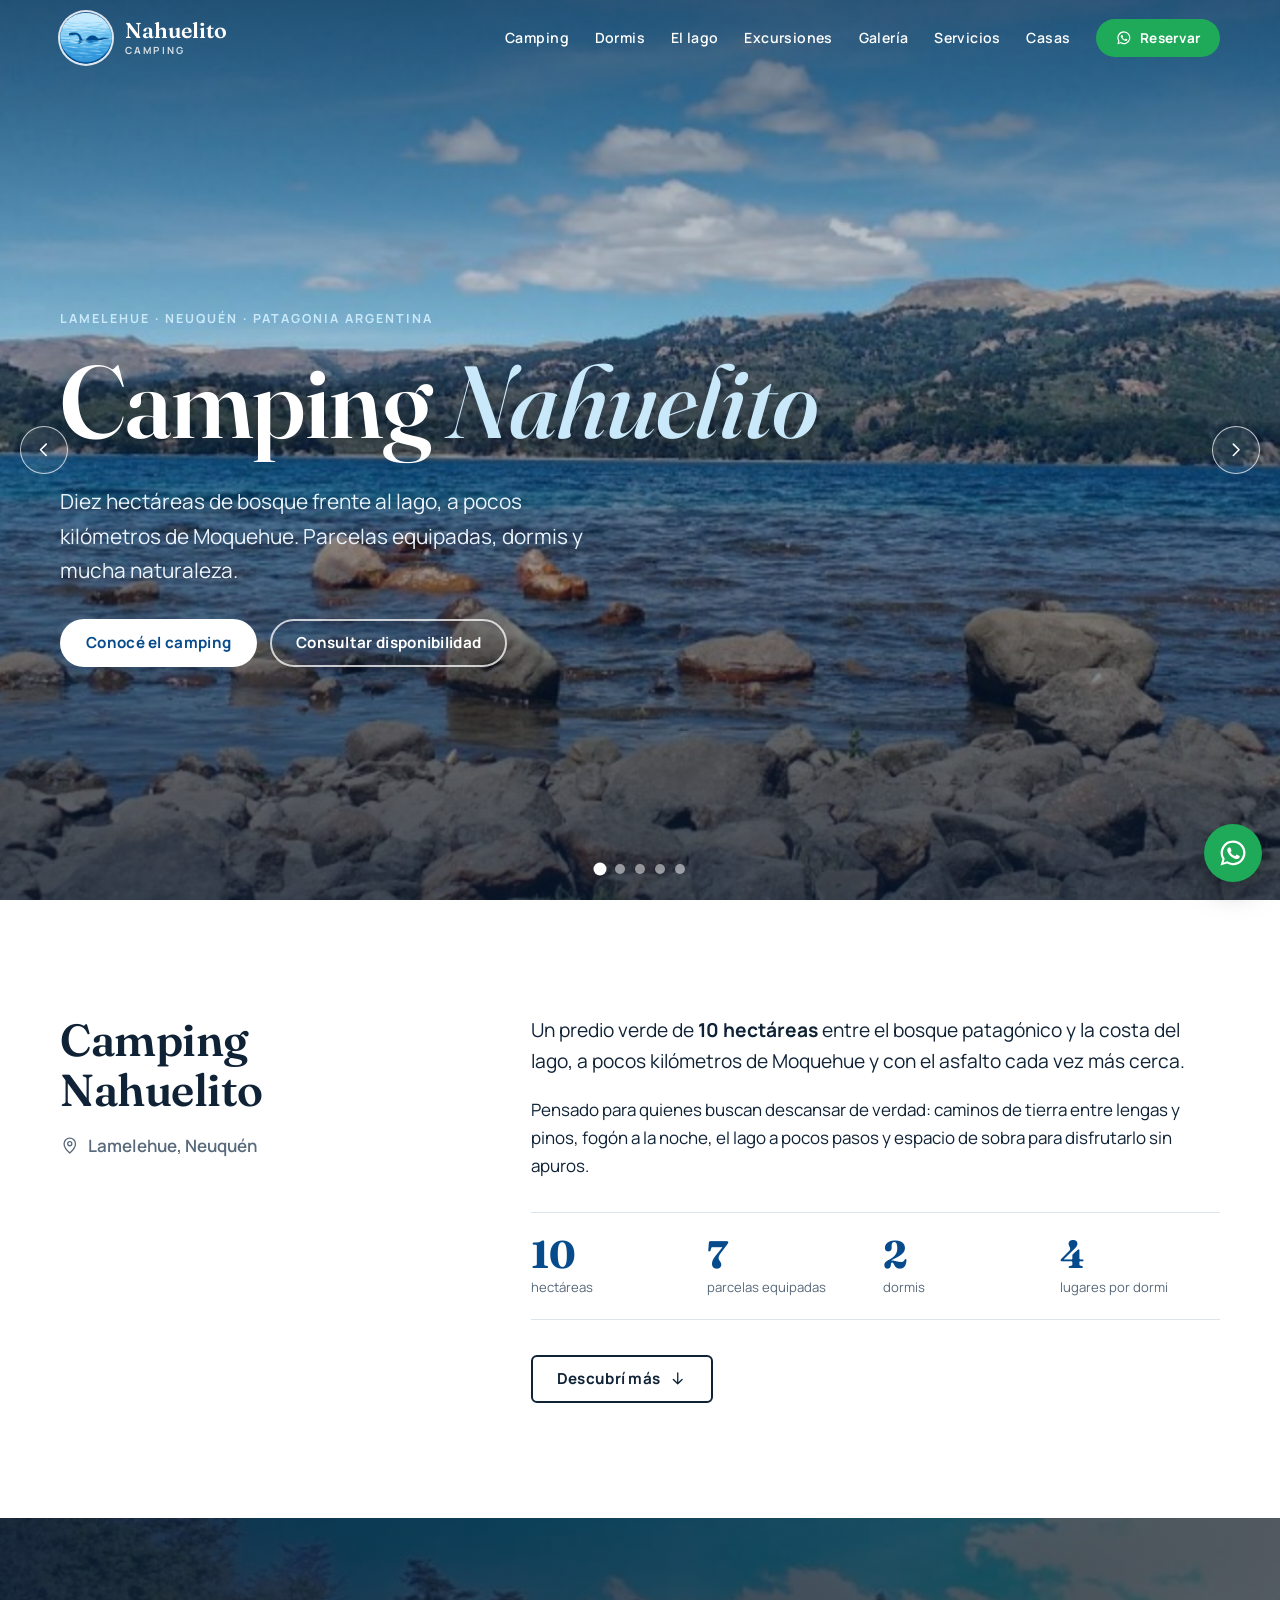
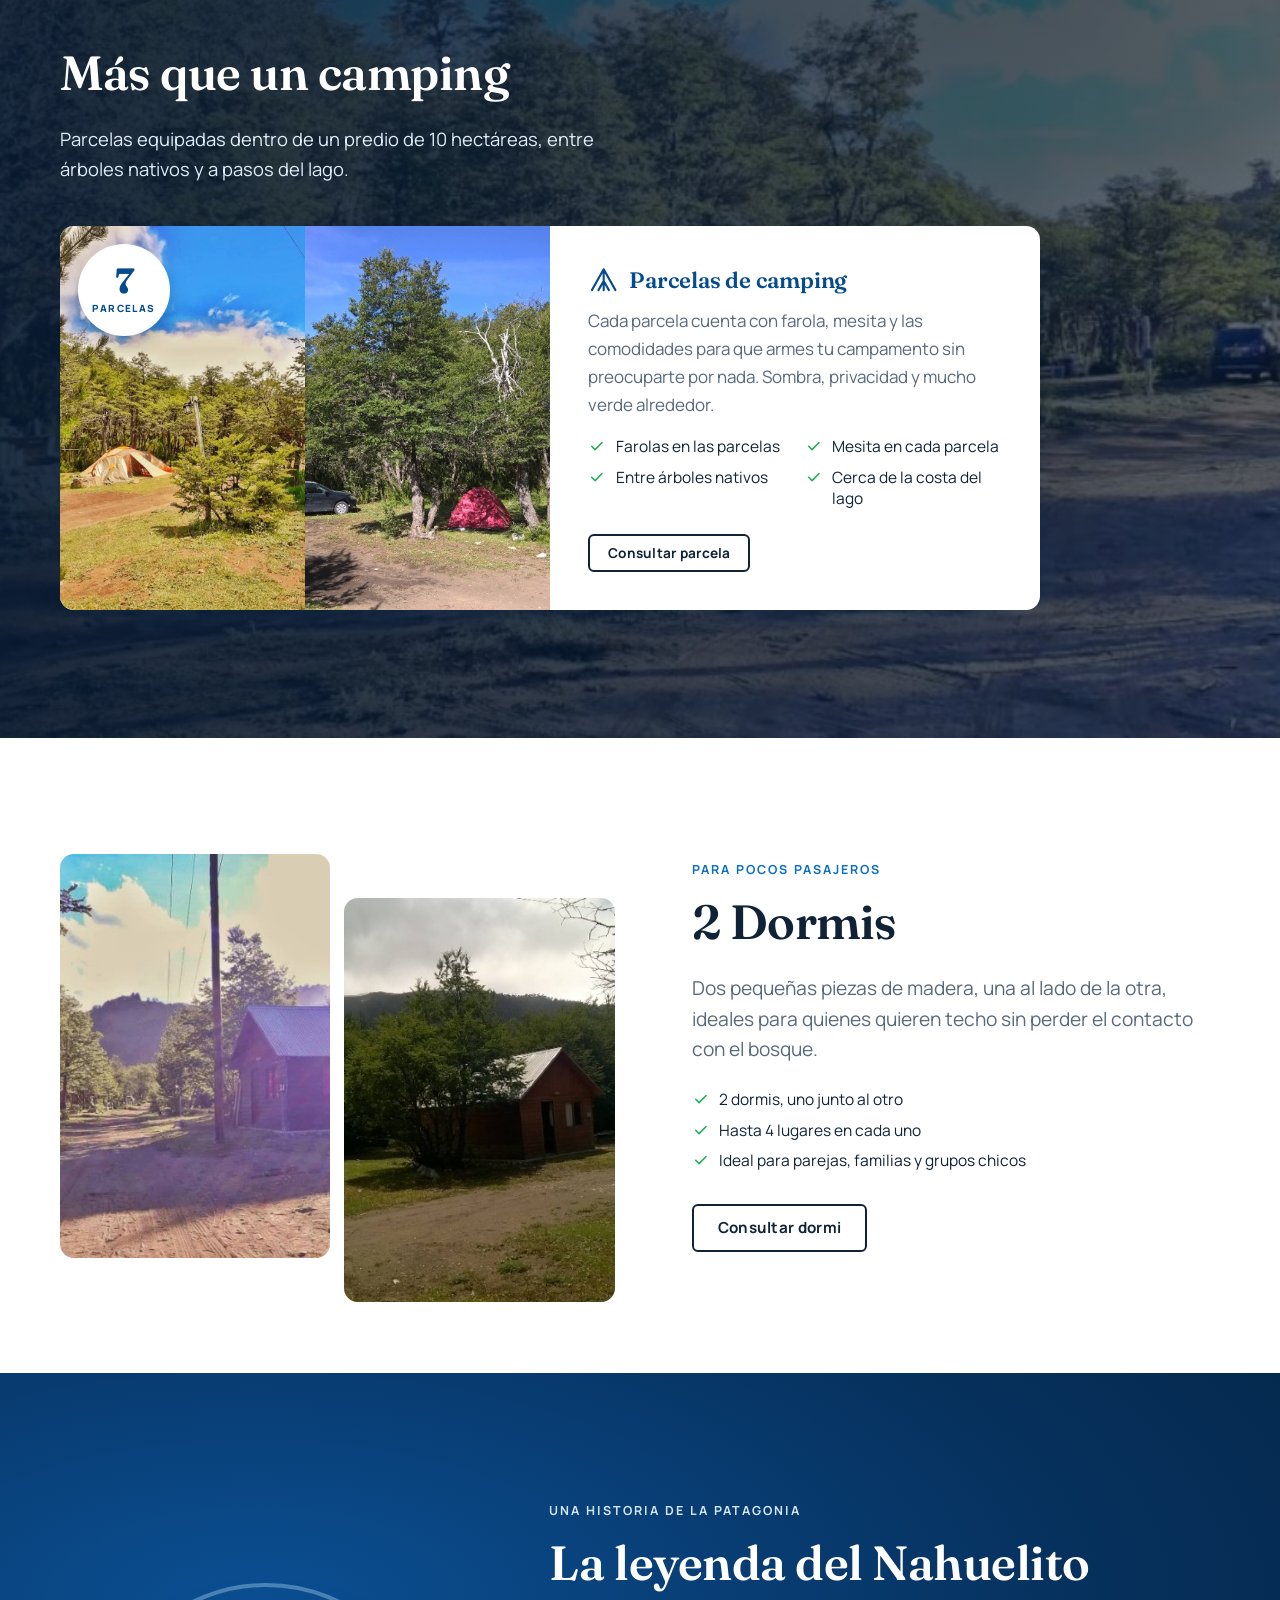
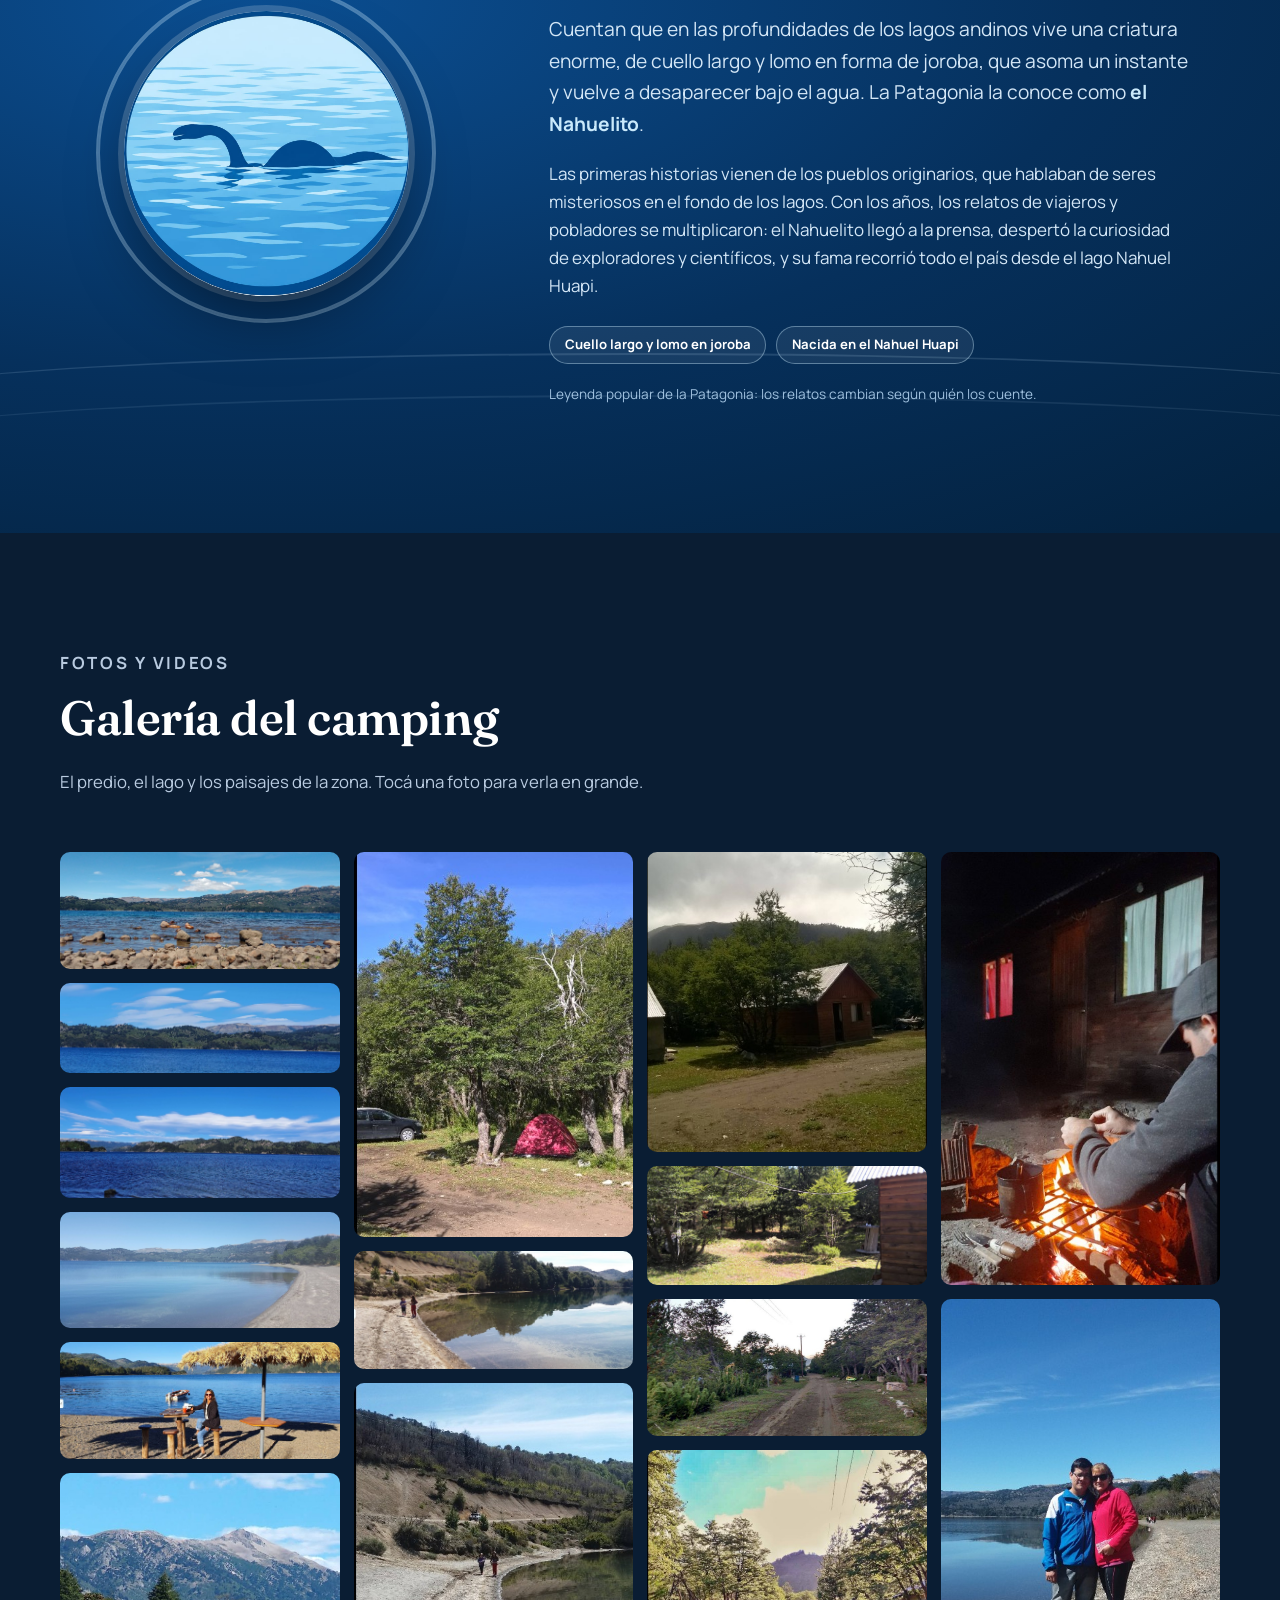
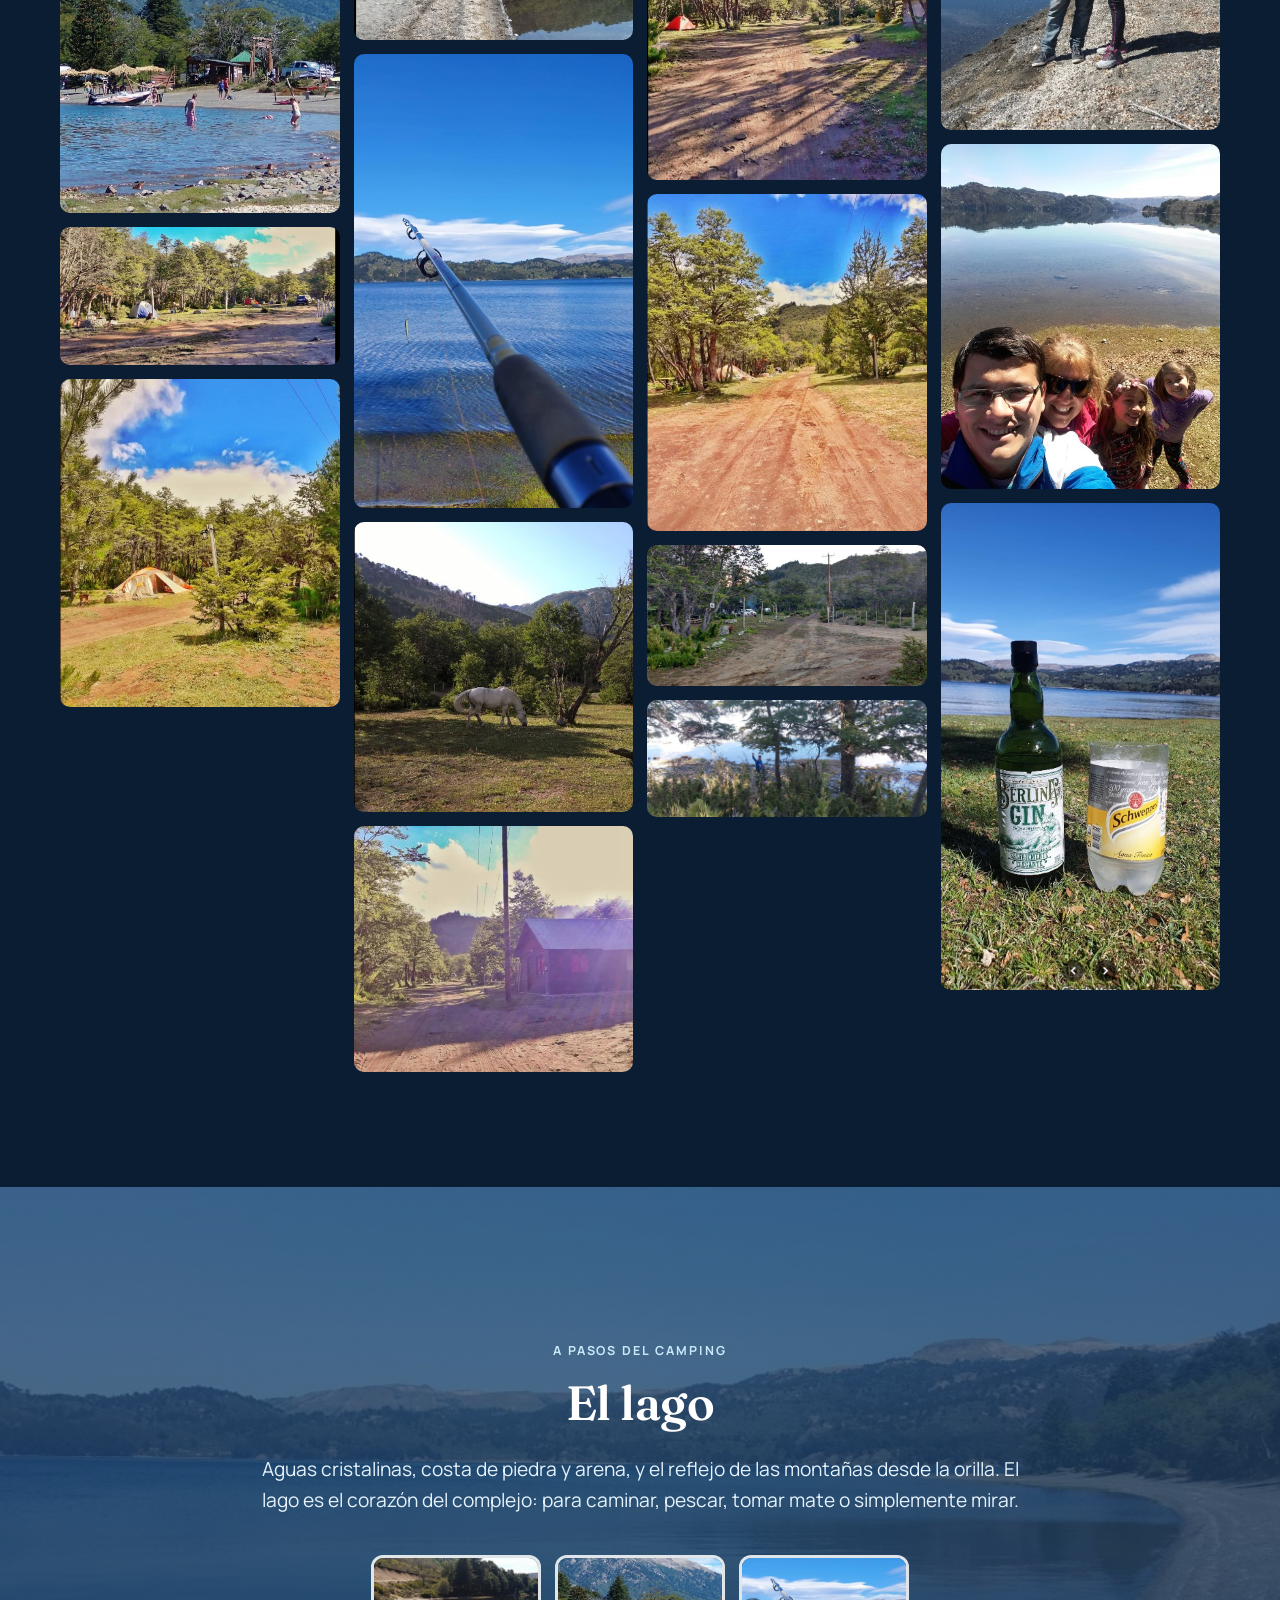
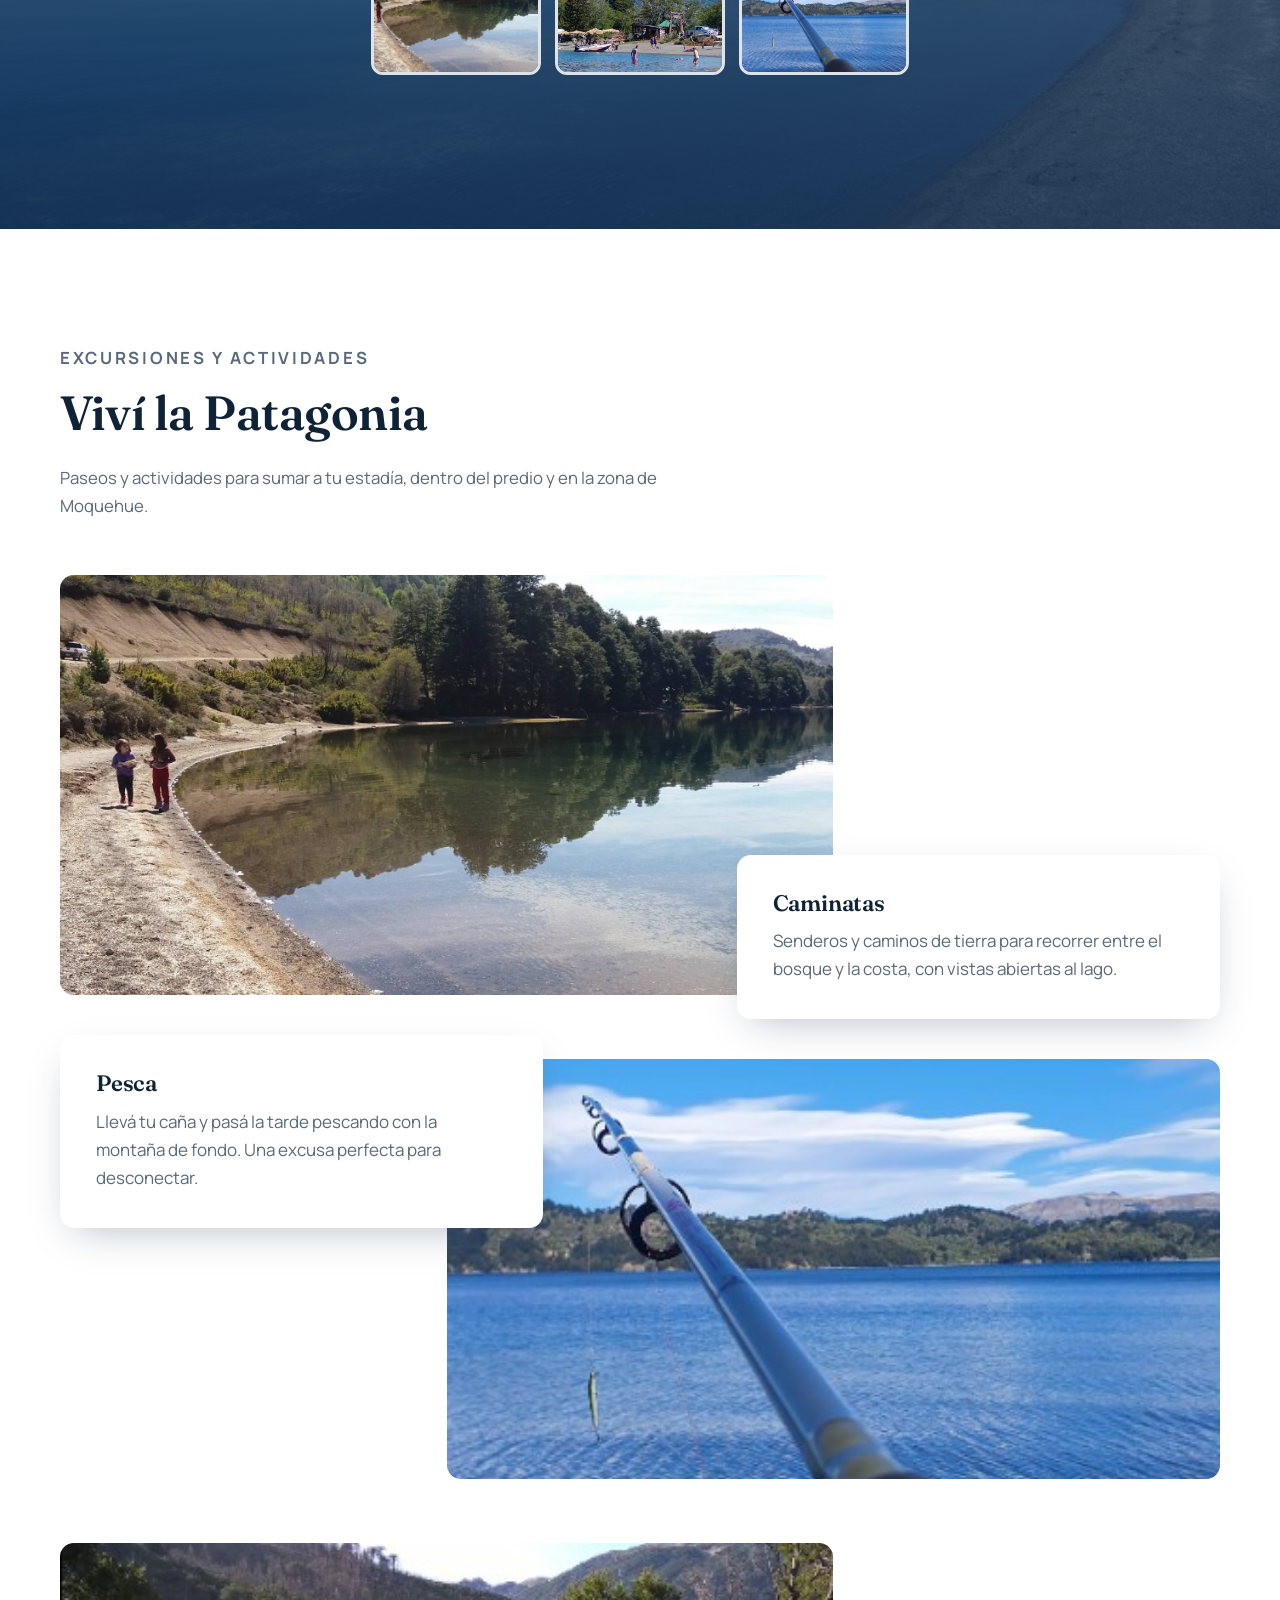
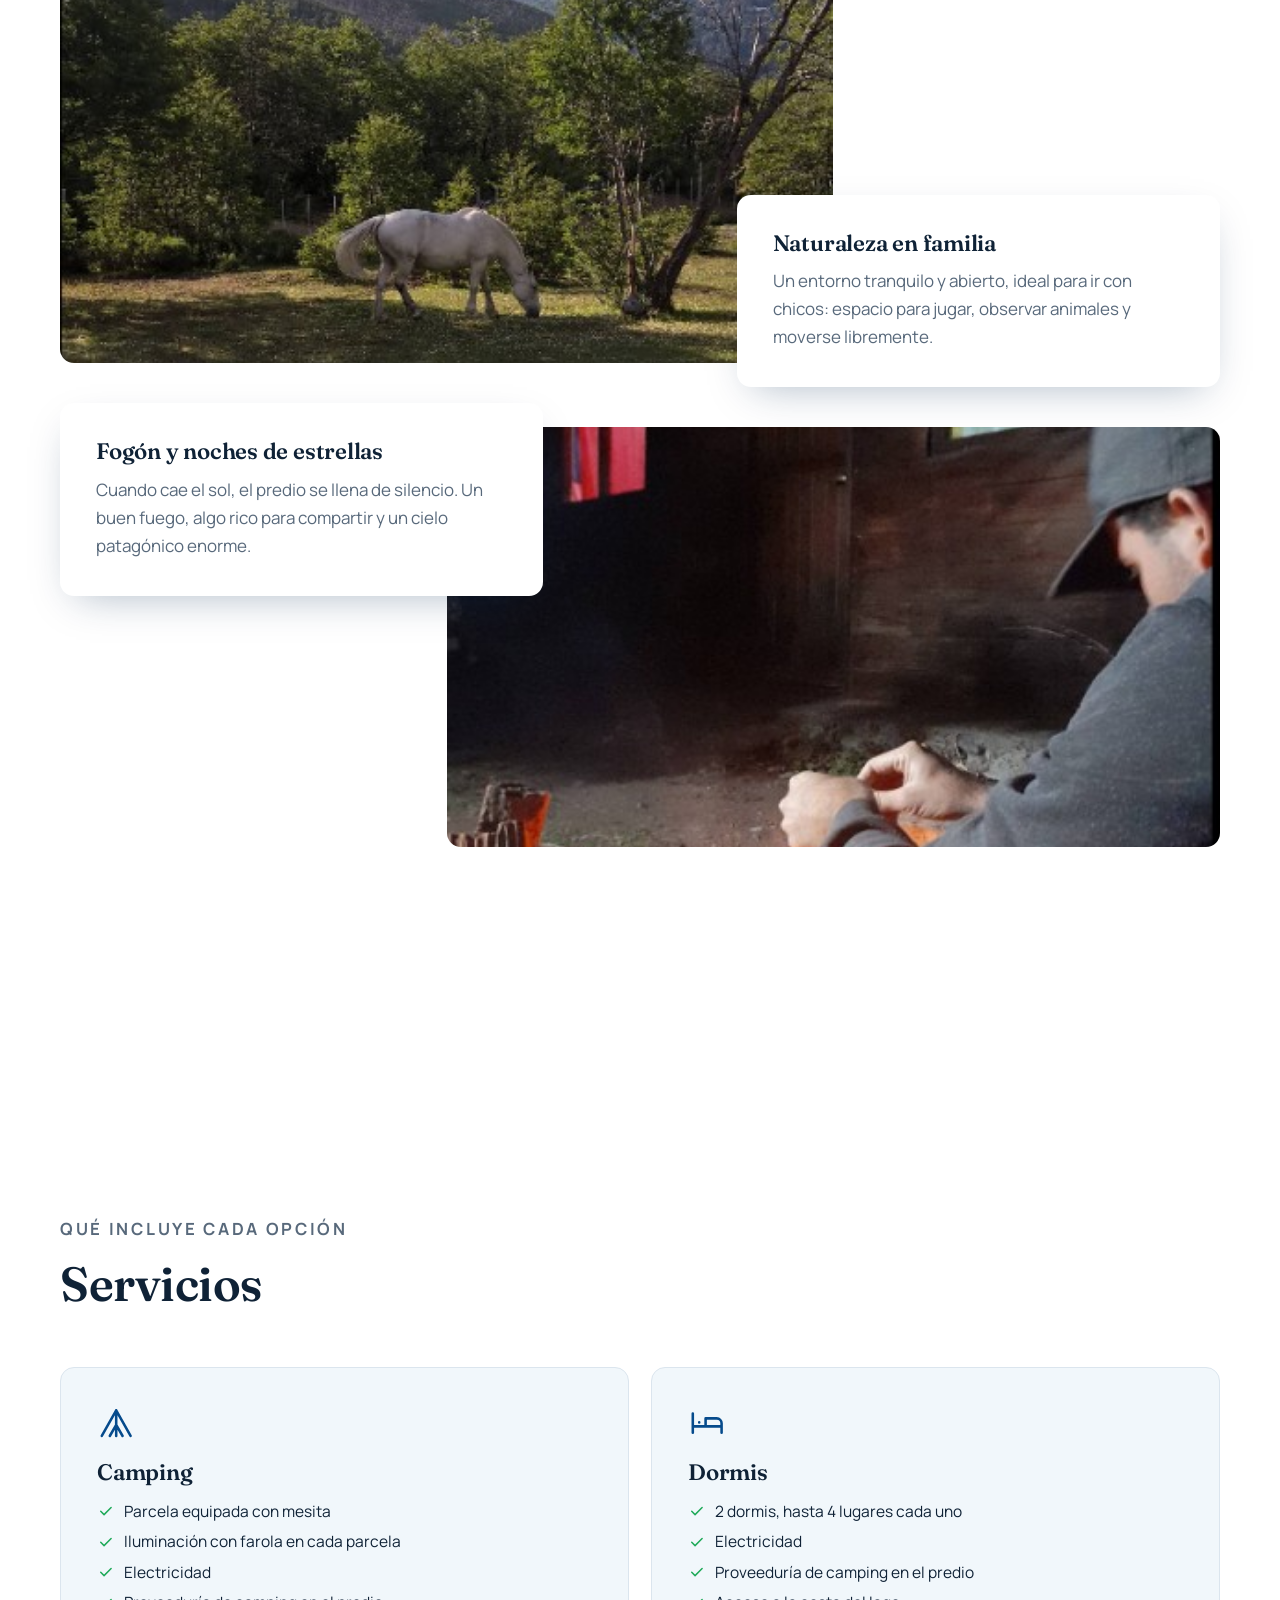
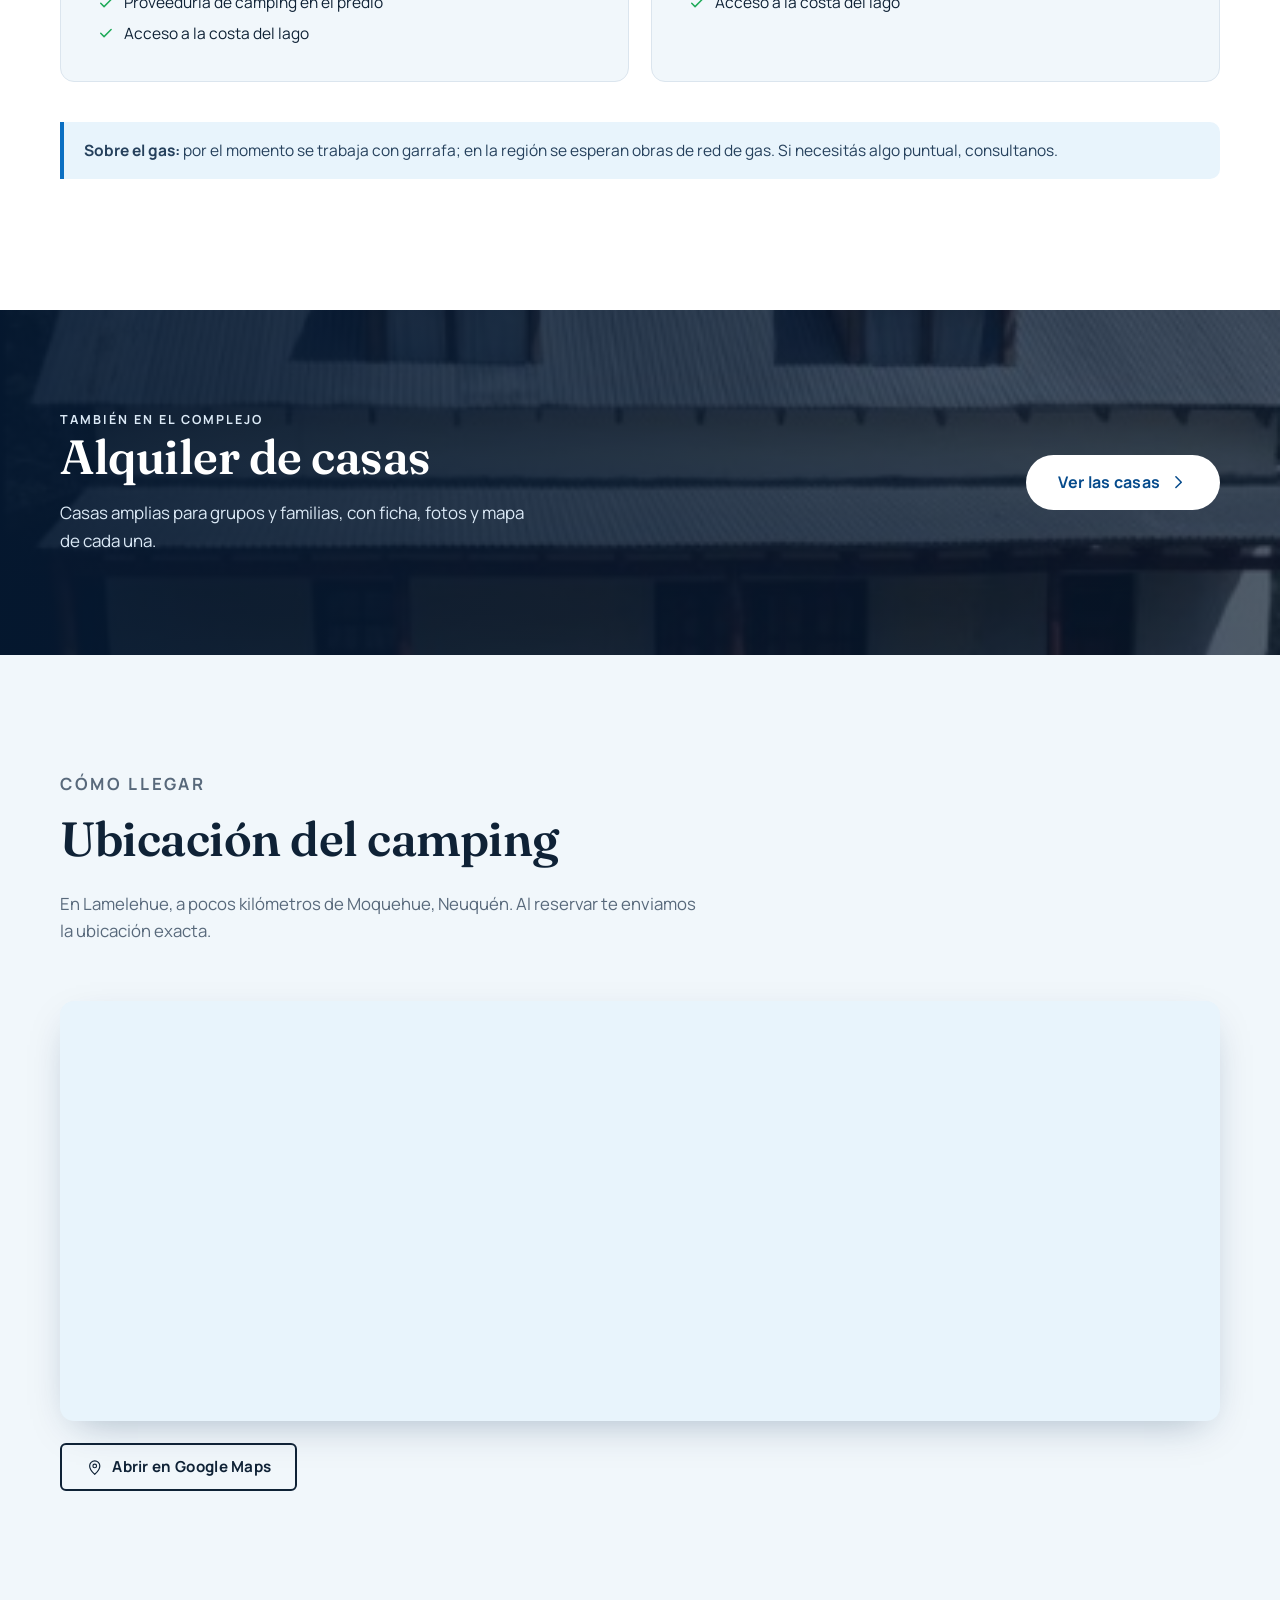
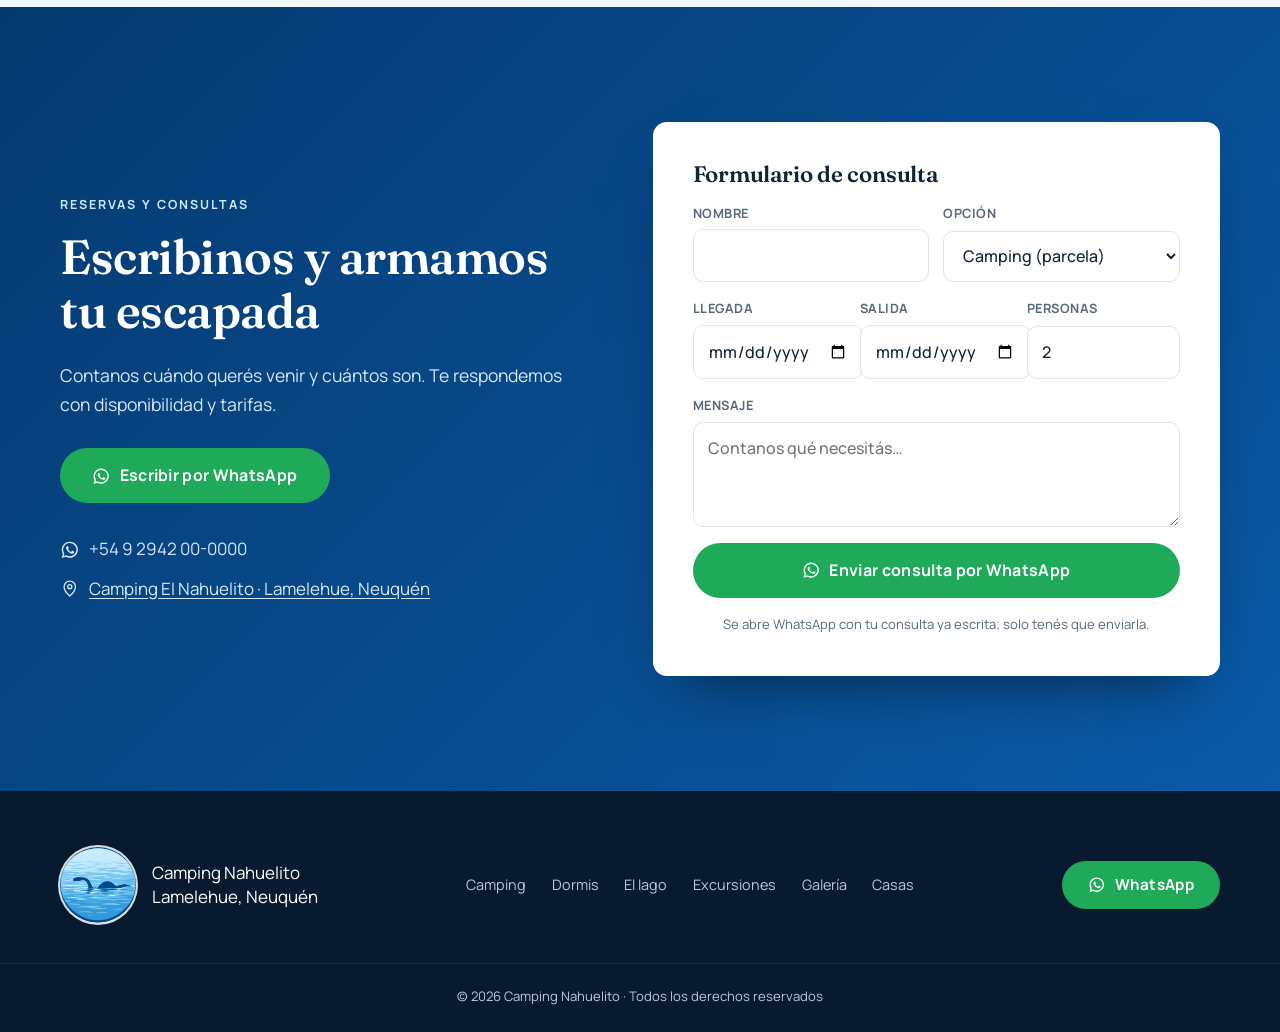
<file: index.html>
<!DOCTYPE html>
<html lang="es">
<head>
  <meta charset="UTF-8">
  <meta name="viewport" content="width=device-width, initial-scale=1">
  <title>Camping Nahuelito · Lamelehue, Neuquén</title>
  <meta name="description" content="Camping Nahuelito: 10 hectáreas de bosque y lago en la Patagonia, a pocos kilómetros de Moquehue. Parcelas equipadas, dormis para 4 personas, proveeduría y excursiones.">
  <meta name="theme-color" content="#064b8c">
  <link rel="icon" type="image/jpeg" href="logo.jpeg">
  <link rel="preconnect" href="https://fonts.googleapis.com">
  <link rel="preconnect" href="https://fonts.gstatic.com" crossorigin>
  <link href="https://fonts.googleapis.com/css2?family=Fraunces:opsz,wght@9..144,500;9..144,600&family=Manrope:wght@400;500;600;700&display=swap" rel="stylesheet">
  <link rel="stylesheet" href="index.css">
</head>
<body data-page="camping">

<!-- Iconos (sprite SVG) -->
<svg width="0" height="0" style="position:absolute" aria-hidden="true">
  <defs>
    <symbol id="i-tent" viewBox="0 0 24 24"><path d="M3 20 12 4l9 16M12 4v16M8 20l4-7 4 7" fill="none" stroke="currentColor" stroke-width="1.6" stroke-linecap="round" stroke-linejoin="round"/></symbol>
    <symbol id="i-bed" viewBox="0 0 24 24"><path d="M3 18V6M3 14h18v4M21 14v-2a3 3 0 0 0-3-3h-7v5M7 11.5h.01" fill="none" stroke="currentColor" stroke-width="1.6" stroke-linecap="round" stroke-linejoin="round"/></symbol>
    <symbol id="i-home" viewBox="0 0 24 24"><path d="M3 11 12 4l9 7M5 10v10h14V10M10 20v-6h4v6" fill="none" stroke="currentColor" stroke-width="1.6" stroke-linecap="round" stroke-linejoin="round"/></symbol>
    <symbol id="i-fire" viewBox="0 0 24 24"><path d="M12 3c1 3.5 5 5.5 5 10a5 5 0 0 1-10 0c0-2 1-3 2-4 .3 1.2.9 2 2 2 0-3-.5-5 1-8Z" fill="none" stroke="currentColor" stroke-width="1.6" stroke-linejoin="round"/></symbol>
    <symbol id="i-users" viewBox="0 0 24 24"><path d="M16 20v-1.5a3.5 3.5 0 0 0-3.5-3.5h-5A3.5 3.5 0 0 0 4 18.500V20M10 11a3.500 3.500 0 1 0 0-7 3.500 3.500 0 0 0 0 7ZM20 20v-1.500a3.500 3.500 0 0 0-2.500-3.350M15.500 4.200a3.500 3.500 0 0 1 0 6.600" fill="none" stroke="currentColor" stroke-width="1.6" stroke-linecap="round" stroke-linejoin="round"/></symbol>
    <symbol id="i-bath" viewBox="0 0 24 24"><path d="M3 12h18v2a5 5 0 0 1-5 5H8a5 5 0 0 1-5-5v-2ZM6 12V6a2 2 0 0 1 3.500-1.300M7 19l-1 2M17 19l1 2" fill="none" stroke="currentColor" stroke-width="1.6" stroke-linecap="round" stroke-linejoin="round"/></symbol>
    <symbol id="i-sofa" viewBox="0 0 24 24"><path d="M5 11V8a3 3 0 0 1 3-3h8a3 3 0 0 1 3 3v3M3 13a2 2 0 0 1 4 0v2h10v-2a2 2 0 0 1 4 0v5H3v-5ZM6 18v2M18 18v2" fill="none" stroke="currentColor" stroke-width="1.6" stroke-linecap="round" stroke-linejoin="round"/></symbol>
    <symbol id="i-area" viewBox="0 0 24 24"><path d="M4 9V4h5M20 9V4h-5M4 15v5h5M20 15v5h-5" fill="none" stroke="currentColor" stroke-width="1.6" stroke-linecap="round" stroke-linejoin="round"/></symbol>
    <symbol id="i-pin" viewBox="0 0 24 24"><path d="M12 21s7-6.200 7-11.500A7 7 0 0 0 5 9.500C5 14.800 12 21 12 21Z" fill="none" stroke="currentColor" stroke-width="1.6" stroke-linejoin="round"/><circle cx="12" cy="9.500" r="2.500" fill="none" stroke="currentColor" stroke-width="1.6"/></symbol>
    <symbol id="i-check" viewBox="0 0 24 24"><path d="m5 12.500 4.500 4.500L19 7.500" fill="none" stroke="currentColor" stroke-width="2" stroke-linecap="round" stroke-linejoin="round"/></symbol>
    <symbol id="i-arrow" viewBox="0 0 24 24"><path d="M12 4v15m0 0-6-6m6 6 6-6" fill="none" stroke="currentColor" stroke-width="1.8" stroke-linecap="round" stroke-linejoin="round"/></symbol>
    <symbol id="i-left" viewBox="0 0 24 24"><path d="m15 5-7 7 7 7" fill="none" stroke="currentColor" stroke-width="2" stroke-linecap="round" stroke-linejoin="round"/></symbol>
    <symbol id="i-right" viewBox="0 0 24 24"><path d="m9 5 7 7-7 7" fill="none" stroke="currentColor" stroke-width="2" stroke-linecap="round" stroke-linejoin="round"/></symbol>
    <symbol id="i-close" viewBox="0 0 24 24"><path d="M6 6l12 12M18 6 6 18" fill="none" stroke="currentColor" stroke-width="2" stroke-linecap="round"/></symbol>
    <symbol id="i-wa" viewBox="0 0 24 24"><path fill="currentColor" d="M12.040 2a9.900 9.900 0 0 0-8.480 15L2 22l5.150-1.510A9.900 9.900 0 1 0 12.040 2Zm0 1.800a8.100 8.100 0 1 1-4.230 15l-.300-.180-3.050.890.920-2.970-.200-.310A8.100 8.100 0 0 1 12.040 3.800Zm-3.100 3.700c-.160 0-.430.060-.660.310s-.860.840-.860 2.050.880 2.380 1 2.540c.120.160 1.710 2.730 4.200 3.720 2.070.820 2.490.660 2.940.620.450-.040 1.450-.590 1.650-1.160.200-.570.200-1.060.140-1.160-.060-.100-.220-.160-.460-.280s-1.450-.720-1.680-.800c-.220-.080-.390-.120-.550.120-.160.240-.630.800-.770.960-.140.160-.280.180-.520.060-.240-.120-1.020-.380-1.950-1.200-.720-.640-1.200-1.440-1.340-1.680-.140-.240-.020-.370.100-.490.110-.110.240-.280.360-.420.120-.140.160-.240.240-.400.080-.160.040-.300-.020-.420-.060-.120-.540-1.330-.760-1.810-.200-.470-.400-.400-.550-.410h-.470Z"/></symbol>
    <symbol id="i-mail" viewBox="0 0 24 24"><path d="M3 6h18v12H3zM3 7l9 6.500L21 7" fill="none" stroke="currentColor" stroke-width="1.6" stroke-linejoin="round"/></symbol>
  </defs>
</svg>

<!-- ============ HEADER ============ -->
<header class="header" id="header">
  <div class="wrap header__in">
    <a href="#inicio" class="brand" aria-label="Camping Nahuelito, ir al inicio">
      <span class="brand__logo"><img src="logo.jpeg" alt="" width="56" height="56"></span>
      <span class="brand__name">Nahuelito<small>Camping</small></span>
    </a>
    <nav class="nav" id="nav" aria-label="Principal">
      <a href="#camping">Camping</a>
      <a href="#dormis">Dormis</a>
      <a href="#lago">El lago</a>
      <a href="#excursiones">Excursiones</a>
      <a href="#galeria">Galería</a>
      <a href="#servicios">Servicios</a>
      <a href="casa.html">Casas</a>
      <a href="#contacto" class="btn btn--sm btn--wa js-wa"><svg class="ic"><use href="#i-wa"/></svg> Reservar</a>
    </nav>
    <button class="burger" id="burger" aria-label="Abrir menú" aria-expanded="false" aria-controls="nav"><span></span><span></span><span></span></button>
  </div>
</header>

<main>
<!-- ============ PORTADA ============ -->
<section class="hero" id="inicio" aria-label="Portada">
  <div class="hero__slides" id="heroSlides">
    <div class="hero__slide is-active"><img src="img/25.jpg" alt="Costa rocosa del lago con cerros al fondo" fetchpriority="high"></div>
    <div class="hero__slide"><img src="img/31.jpg" alt="Lago azul y bosque patagónico" loading="lazy"></div>
    <div class="hero__slide"><img src="img/13.jpg" alt="Lago con islas y cielo abierto" loading="lazy"></div>
    <div class="hero__slide"><img src="img/30.jpg" alt="Playa de arena a orillas del lago" loading="lazy"></div>
    <div class="hero__slide"><img src="img/04.jpg" alt="Costa del lago con sombrilla y mesa" loading="lazy"></div>
  </div>
  <div class="hero__shade"></div>
  <div class="hero__content wrap">
    <p class="eyebrow eyebrow--light">Lamelehue · Neuquén · Patagonia Argentina</p>
    <h1>Camping <em>Nahuelito</em></h1>
    <p class="hero__lead">Diez hectáreas de bosque frente al lago, a pocos kilómetros de Moquehue. Parcelas equipadas, dormis y mucha naturaleza.</p>
    <div class="hero__cta">
      <a href="#camping" class="btn btn--light">Conocé el camping</a>
      <a href="#contacto" class="btn btn--ghost">Consultar disponibilidad</a>
    </div>
  </div>
  <button class="hero__arrow hero__arrow--prev" id="heroPrev" aria-label="Foto anterior"><svg class="ic"><use href="#i-left"/></svg></button>
  <button class="hero__arrow hero__arrow--next" id="heroNext" aria-label="Foto siguiente"><svg class="ic"><use href="#i-right"/></svg></button>
  <div class="hero__dots" id="heroDots" role="tablist" aria-label="Fotos de portada"></div>
</section>

<!-- ============ INTRO ============ -->
<section class="intro section">
  <div class="wrap intro__grid">
    <div class="reveal">
      <h2 class="intro__name">Camping<br>Nahuelito</h2>
      <p class="place"><svg class="ic"><use href="#i-pin"/></svg> Lamelehue, Neuquén</p>
    </div>
    <div class="reveal">
      <p class="lead">Un predio verde de <strong>10 hectáreas</strong> entre el bosque patagónico y la costa del lago, a pocos kilómetros de Moquehue y con el asfalto cada vez más cerca.</p>
      <p>Pensado para quienes buscan descansar de verdad: caminos de tierra entre lengas y pinos, fogón a la noche, el lago a pocos pasos y espacio de sobra para disfrutarlo sin apuros.</p>
      <ul class="stats">
        <li><b>10</b><span>hectáreas</span></li>
        <li><b data-cfg="parcelas">7</b><span>parcelas equipadas</span></li>
        <li><b>2</b><span>dormis</span></li>
        <li><b>4</b><span>lugares por dormi</span></li>
      </ul>
      <a href="#camping" class="btn btn--outline">Descubrí más <svg class="ic"><use href="#i-arrow"/></svg></a>
    </div>
  </div>
</section>

<!-- ============ CAMPING ============ -->
<section class="stay" id="camping">
  <div class="stay__bg"><img src="img/06.jpg" alt="" loading="lazy"></div>
  <div class="wrap stay__in">
    <h2 class="reveal">Más que un camping</h2>
    <p class="stay__sub reveal">Parcelas equipadas dentro de un predio de 10 hectáreas, entre árboles nativos y a pasos del lago.</p>

    <div class="offer offer--wide reveal">
      <div class="offer__badge"><b data-cfg="parcelas">7</b><span>parcelas</span></div>
      <div class="offer__photos">
        <img src="img/07.jpg" alt="Carpa en una parcela rodeada de árboles" loading="lazy">
        <img src="img/08.jpg" alt="Carpa roja entre los árboles" loading="lazy">
      </div>
      <div class="offer__body">
        <h3><svg class="ic"><use href="#i-tent"/></svg> Parcelas de camping</h3>
        <p>Cada parcela cuenta con farola, mesita y las comodidades para que armes tu campamento sin preocuparte por nada. Sombra, privacidad y mucho verde alrededor.</p>
        <ul class="ticks ticks--2">
          <li><svg class="ic"><use href="#i-check"/></svg> Farolas en las parcelas</li>
          <li><svg class="ic"><use href="#i-check"/></svg> Mesita en cada parcela</li>
          <li><svg class="ic"><use href="#i-check"/></svg> Entre árboles nativos</li>
          <li><svg class="ic"><use href="#i-check"/></svg> Cerca de la costa del lago</li>
        </ul>
        <a href="#contacto" class="btn btn--sm btn--outline js-pick" data-pick="Camping (parcela)">Consultar parcela</a>
      </div>
    </div>
  </div>
</section>

<!-- ============ DORMIS ============ -->
<section class="section" id="dormis">
  <div class="wrap split">
    <div class="split__media reveal">
      <img src="img/14.jpg" alt="Dormi de madera junto al camino" loading="lazy">
      <img src="img/16.jpg" alt="Dormi de madera entre los árboles" loading="lazy">
    </div>
    <div class="split__text reveal">
      <p class="eyebrow">Para pocos pasajeros</p>
      <h2>2 Dormis</h2>
      <p class="lead">Dos pequeñas piezas de madera, una al lado de la otra, ideales para quienes quieren techo sin perder el contacto con el bosque.</p>
      <ul class="ticks">
        <li><svg class="ic"><use href="#i-check"/></svg> 2 dormis, uno junto al otro</li>
        <li><svg class="ic"><use href="#i-check"/></svg> Hasta 4 lugares en cada uno</li>
        <li><svg class="ic"><use href="#i-check"/></svg> Ideal para parejas, familias y grupos chicos</li>
      </ul>
      <a href="#contacto" class="btn btn--outline js-pick" data-pick="Dormi (hasta 4 personas)">Consultar dormi</a>
    </div>
  </div>
</section>

<!-- ============ LEYENDA DEL NAHUELITO ============ -->
<section class="legend" id="leyenda" aria-labelledby="legendTitle">
  <div class="wrap legend__in">
    <div class="legend__logo reveal" aria-hidden="true">
      <span class="legend__ring"></span>
      <span class="legend__disc"><img src="logo.jpeg" alt="" loading="lazy"></span>
    </div>
    <div class="legend__text reveal">
      <p class="eyebrow eyebrow--light">Una historia de la Patagonia</p>
      <h2 id="legendTitle">La leyenda del Nahuelito</h2>
      <p class="legend__lead">Cuentan que en las profundidades de los lagos andinos vive una criatura enorme, de cuello largo y lomo en forma de joroba, que asoma un instante y vuelve a desaparecer bajo el agua. La Patagonia la conoce como <strong>el Nahuelito</strong>.</p>
      <p>Las primeras historias vienen de los pueblos originarios, que hablaban de seres misteriosos en el fondo de los lagos. Con los años, los relatos de viajeros y pobladores se multiplicaron: el Nahuelito llegó a la prensa, despertó la curiosidad de exploradores y científicos, y su fama recorrió todo el país desde el lago Nahuel Huapi.</p>
      <ul class="legend__facts">
        <li>Cuello largo y lomo en joroba</li>
        <li>Nacida en el Nahuel Huapi</li>      </ul>
      <p class="legend__note">Leyenda popular de la Patagonia: los relatos cambian según quién los cuente.</p>
    </div>
  </div>
</section>

<!-- ============ GALERÍA ============ -->
<section class="section section--dark" id="galeria">
  <div class="wrap">
    <header class="sec-head sec-head--light reveal">
      <p class="eyebrow eyebrow--light">Fotos y videos</p>
      <h2>Galería del camping</h2>
      <p>El predio, el lago y los paisajes de la zona. Tocá una foto para verla en grande.</p>
    </header>
    <div class="gallery" id="gallery"><!-- generado por index.js --></div>
  </div>
</section>

<!-- ============ EL LAGO ============ -->
<section class="lake" id="lago">
  <div class="lake__bg"><img src="img/30.jpg" alt="" loading="lazy"></div>
  <div class="wrap lake__in reveal">
    <p class="eyebrow eyebrow--light">A pasos del camping</p>
    <h2>El lago</h2>
    <p class="lake__lead">Aguas cristalinas, costa de piedra y arena, y el reflejo de las montañas desde la orilla. El lago es el corazón del complejo: para caminar, pescar, tomar mate o simplemente mirar.</p>
    <div class="lake__thumbs">
      <button class="thumb" data-lb="29" aria-label="Ampliar foto del lago"><img src="img/29.jpg" alt="Orilla del lago reflejando el bosque" loading="lazy"></button>
      <button class="thumb" data-lb="03" aria-label="Ampliar foto de la playa"><img src="img/03.jpg" alt="Playa con montañas al fondo" loading="lazy"></button>
      <button class="thumb" data-lb="12" aria-label="Ampliar foto de pesca"><img src="img/12.jpg" alt="Caña de pescar frente al lago" loading="lazy"></button>
    </div>
  </div>
</section>

<!-- ============ EXCURSIONES ============ -->
<section class="section" id="excursiones">
  <div class="wrap">
    <header class="sec-head reveal">
      <p class="eyebrow">Excursiones y actividades</p>
      <h2>Viví la Patagonia</h2>
      <p>Paseos y actividades para sumar a tu estadía, dentro del predio y en la zona de Moquehue.</p>
    </header>

    <div class="exp reveal">
      <img src="img/29.jpg" alt="Caminata por la orilla del lago" loading="lazy">
      <div class="exp__card"><h3>Caminatas</h3><p>Senderos y caminos de tierra para recorrer entre el bosque y la costa, con vistas abiertas al lago.</p></div>
    </div>
    <div class="exp exp--rev reveal">
      <img src="img/12.jpg" alt="Caña de pescar frente al lago" loading="lazy">
      <div class="exp__card"><h3>Pesca</h3><p>Llevá tu caña y pasá la tarde pescando con la montaña de fondo. Una excusa perfecta para desconectar.</p></div>
    </div>
    <div class="exp reveal">
      <img src="img/15.jpg" alt="Caballo pastando entre los árboles" loading="lazy">
      <div class="exp__card"><h3>Naturaleza en familia</h3><p>Un entorno tranquilo y abierto, ideal para ir con chicos: espacio para jugar, observar animales y moverse libremente.</p></div>
    </div>
    <div class="exp exp--rev reveal">
      <img src="img/21.jpg" alt="Fogón encendido" loading="lazy">
      <div class="exp__card"><h3>Fogón y noches de estrellas</h3><p>Cuando cae el sol, el predio se llena de silencio. Un buen fuego, algo rico para compartir y un cielo patagónico enorme.</p></div>
    </div>
    <p class="note reveal">¿Querés más ideas de paseos por la zona? Consultanos y te recomendamos según la época.</p>
  </div>
</section>

<!-- ============ SERVICIOS ============ -->
<section class="section" id="servicios">
  <div class="wrap">
    <header class="sec-head reveal">
      <p class="eyebrow">Qué incluye cada opción</p>
      <h2>Servicios</h2>
    </header>
    <div class="services services--2">
      <article class="service reveal">
        <svg class="ic ic--lg"><use href="#i-tent"/></svg>
        <h3>Camping</h3>
        <ul class="ticks">
          <li><svg class="ic"><use href="#i-check"/></svg> Parcela equipada con mesita</li>
          <li><svg class="ic"><use href="#i-check"/></svg> Iluminación con farola en cada parcela</li>
          <li><svg class="ic"><use href="#i-check"/></svg> Electricidad</li>
          <li><svg class="ic"><use href="#i-check"/></svg> Proveeduría de camping en el predio</li>
          <li><svg class="ic"><use href="#i-check"/></svg> Acceso a la costa del lago</li>
        </ul>
      </article>
      <article class="service reveal">
        <svg class="ic ic--lg"><use href="#i-bed"/></svg>
        <h3>Dormis</h3>
        <ul class="ticks">
          <li><svg class="ic"><use href="#i-check"/></svg> 2 dormis, hasta 4 lugares cada uno</li>
          <li><svg class="ic"><use href="#i-check"/></svg> Electricidad</li>
          <li><svg class="ic"><use href="#i-check"/></svg> Proveeduría de camping en el predio</li>
          <li><svg class="ic"><use href="#i-check"/></svg> Acceso a la costa del lago</li>
        </ul>
      </article>
    </div>
    <p class="note reveal"><strong>Sobre el gas:</strong> por el momento se trabaja con garrafa; en la región se esperan obras de red de gas. Si necesitás algo puntual, consultanos.</p>
  </div>
</section>

<!-- ============ CASAS (enlace) ============ -->
<section class="banner">
  <div class="banner__bg"><img src="img/17.jpg" alt="" loading="lazy"></div>
  <div class="wrap banner__in reveal">
    <div>
      <p class="eyebrow eyebrow--light">También en el complejo</p>
      <h2>Alquiler de casas</h2>
      <p>Casas amplias para grupos y familias, con ficha, fotos y mapa de cada una.</p>
    </div>
    <a href="casa.html" class="btn btn--light btn--lg">Ver las casas <svg class="ic"><use href="#i-right"/></svg></a>
  </div>
</section>

<!-- ============ MAPA ============ -->
<section class="section section--tint" id="mapa">
  <div class="wrap">
    <header class="sec-head reveal">
      <p class="eyebrow">Cómo llegar</p>
      <h2>Ubicación del camping</h2>
      <p>En Lamelehue, a pocos kilómetros de Moquehue, Neuquén. Al reservar te enviamos la ubicación exacta.</p>
    </header>
    <div class="map-single reveal">
      <iframe id="mapFrame" title="Mapa de ubicación del camping" loading="lazy" referrerpolicy="no-referrer-when-downgrade" allowfullscreen></iframe>
    </div>
    <p class="map__cta reveal"><a href="#" class="btn btn--outline js-maps"><svg class="ic"><use href="#i-pin"/></svg> Abrir en Google Maps</a></p>
  </div>
</section>

<!-- ============ CONTACTO ============ -->
<section class="section contact" id="contacto">
  <div class="wrap contact__grid">
    <div class="reveal">
      <p class="eyebrow eyebrow--light">Reservas y consultas</p>
      <h2>Escribinos y armamos tu escapada</h2>
      <p class="contact__lead">Contanos cuándo querés venir y cuántos son. Te respondemos con disponibilidad y tarifas.</p>
      <a href="#" class="btn btn--wa btn--lg js-wa"><svg class="ic"><use href="#i-wa"/></svg> Escribir por WhatsApp</a>
      <ul class="contact__list">
        <li><svg class="ic"><use href="#i-wa"/></svg> <span class="js-phone"></span></li>
        <li><svg class="ic"><use href="#i-pin"/></svg> <a href="#" class="js-maps">Camping El Nahuelito · Lamelehue, Neuquén</a></li>
      </ul>
    </div>

    <form class="form reveal" id="contactForm" novalidate>
      <h3>Formulario de consulta</h3>
      <div class="form__row">
        <label>Nombre<input type="text" name="nombre" autocomplete="name" required></label>
        <label>Opción
          <select name="alojamiento" id="selAloj">
            <option>Camping (parcela)</option>
            <option>Dormi (hasta 4 personas)</option>
            <option>Todavía no sé</option>
          </select>
        </label>
      </div>
      <div class="form__row">
        <label>Llegada<input type="date" name="llegada"></label>
        <label>Salida<input type="date" name="salida"></label>
        <label>Personas<input type="number" name="personas" min="1" max="30" value="2"></label>
      </div>
      <label>Mensaje<textarea name="mensaje" rows="3" placeholder="Contanos qué necesitás…"></textarea></label>
      <button type="submit" class="btn btn--wa btn--lg"><svg class="ic"><use href="#i-wa"/></svg> Enviar consulta por WhatsApp</button>
      <p class="form__hint">Se abre WhatsApp con tu consulta ya escrita; solo tenés que enviarla.</p>
    </form>
  </div>
</section>
</main>

<!-- ============ FOOTER ============ -->
<footer class="footer">
  <div class="wrap footer__in">
    <div class="footer__brand">
      <span class="brand__logo brand__logo--lg"><img src="logo.jpeg" alt="Logo Camping Nahuelito" width="80" height="80" loading="lazy"></span>
      <p>Camping Nahuelito<br>Lamelehue, Neuquén</p>
    </div>
    <nav class="footer__nav" aria-label="Pie de página">
      <a href="#camping">Camping</a>
      <a href="#dormis">Dormis</a>
      <a href="#lago">El lago</a>
      <a href="#excursiones">Excursiones</a>
      <a href="#galeria">Galería</a>
      <a href="casa.html">Casas</a>
    </nav>
    <a href="#" class="btn btn--wa js-wa"><svg class="ic"><use href="#i-wa"/></svg> WhatsApp</a>
  </div>
  <p class="footer__copy">© <span id="year"></span> Camping Nahuelito · Todos los derechos reservados</p>
</footer>

<a href="#" class="fab js-wa" aria-label="Escribir por WhatsApp"><svg class="ic"><use href="#i-wa"/></svg></a>

<!-- ============ LIGHTBOX ============ -->
<div class="lb" id="lb" role="dialog" aria-modal="true" aria-label="Galería ampliada" hidden>
  <button class="lb__btn lb__close" id="lbClose" aria-label="Cerrar"><svg class="ic"><use href="#i-close"/></svg></button>
  <button class="lb__btn lb__prev" id="lbPrev" aria-label="Anterior"><svg class="ic"><use href="#i-left"/></svg></button>
  <figure class="lb__fig"><img id="lbImg" alt=""><figcaption id="lbCount"></figcaption></figure>
  <button class="lb__btn lb__next" id="lbNext" aria-label="Siguiente"><svg class="ic"><use href="#i-right"/></svg></button>
</div>

<script src="index.js"></script>
</body>
</html>
</file>
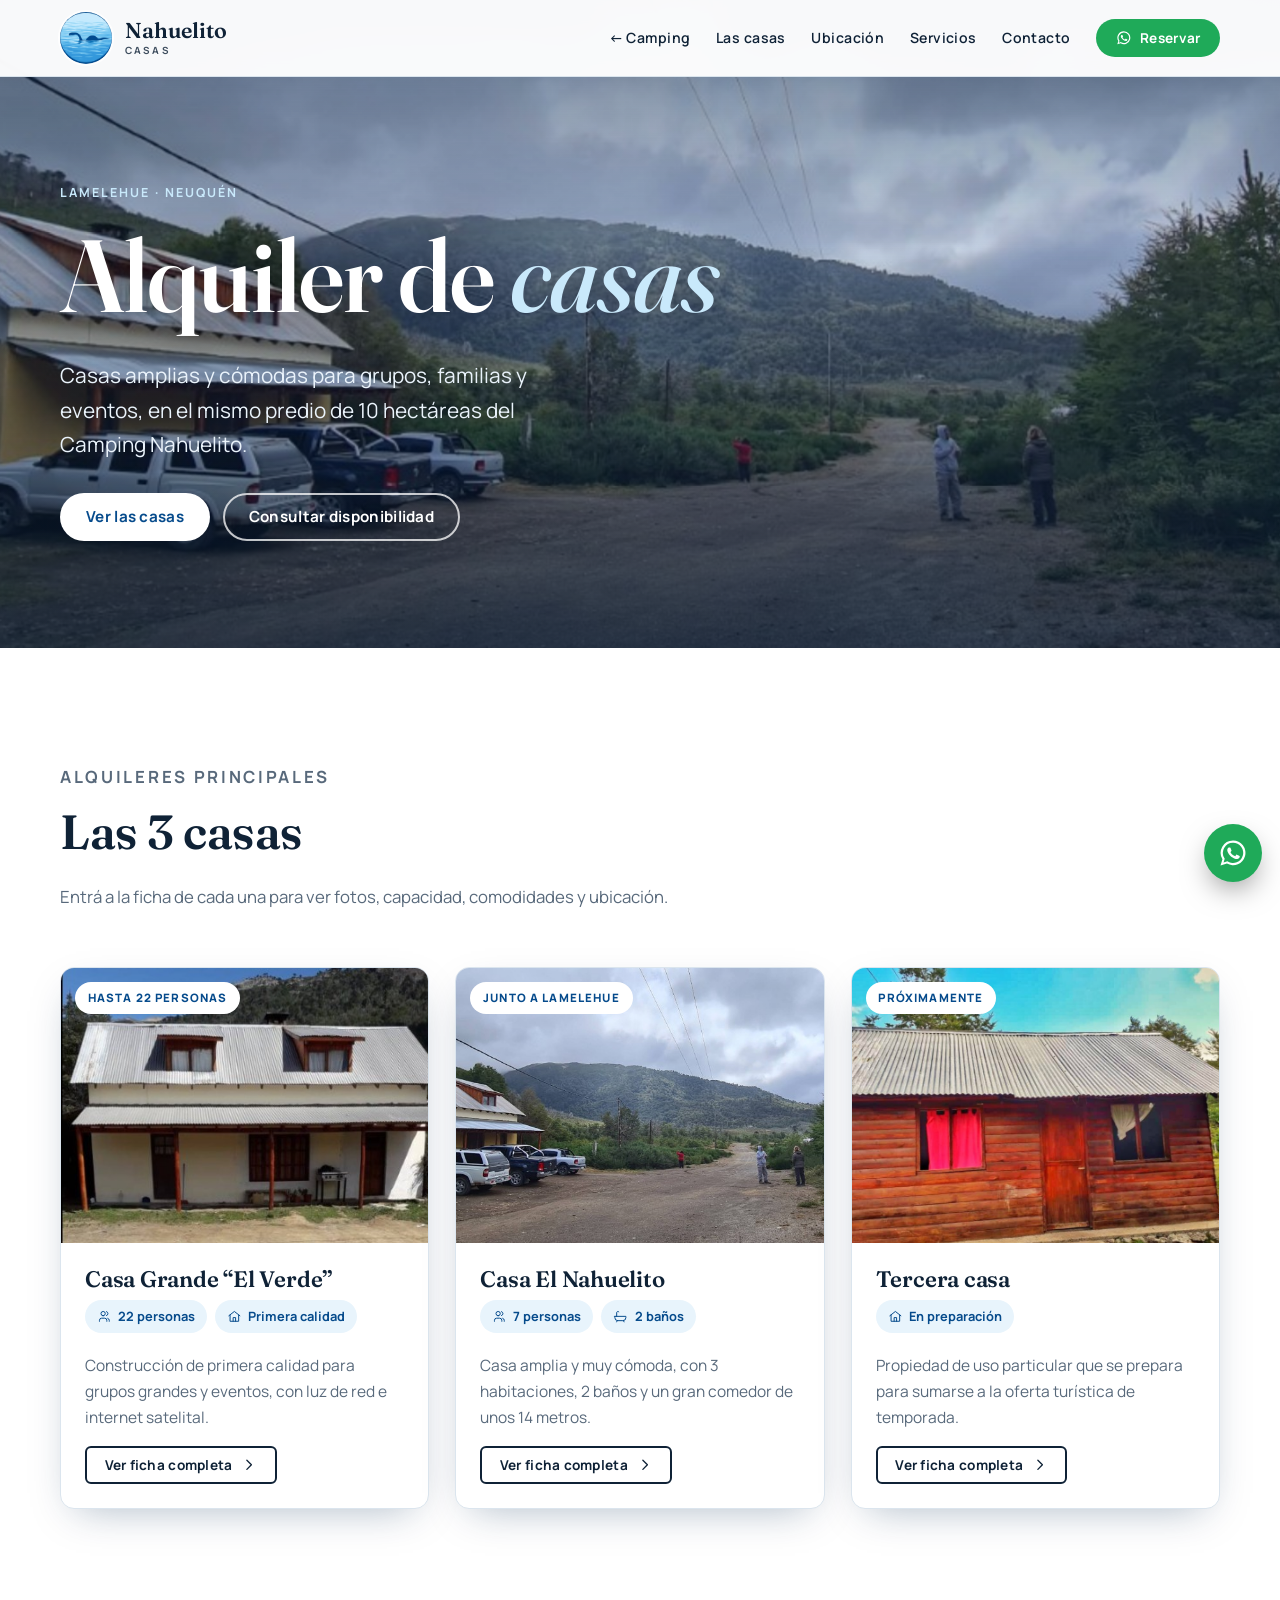
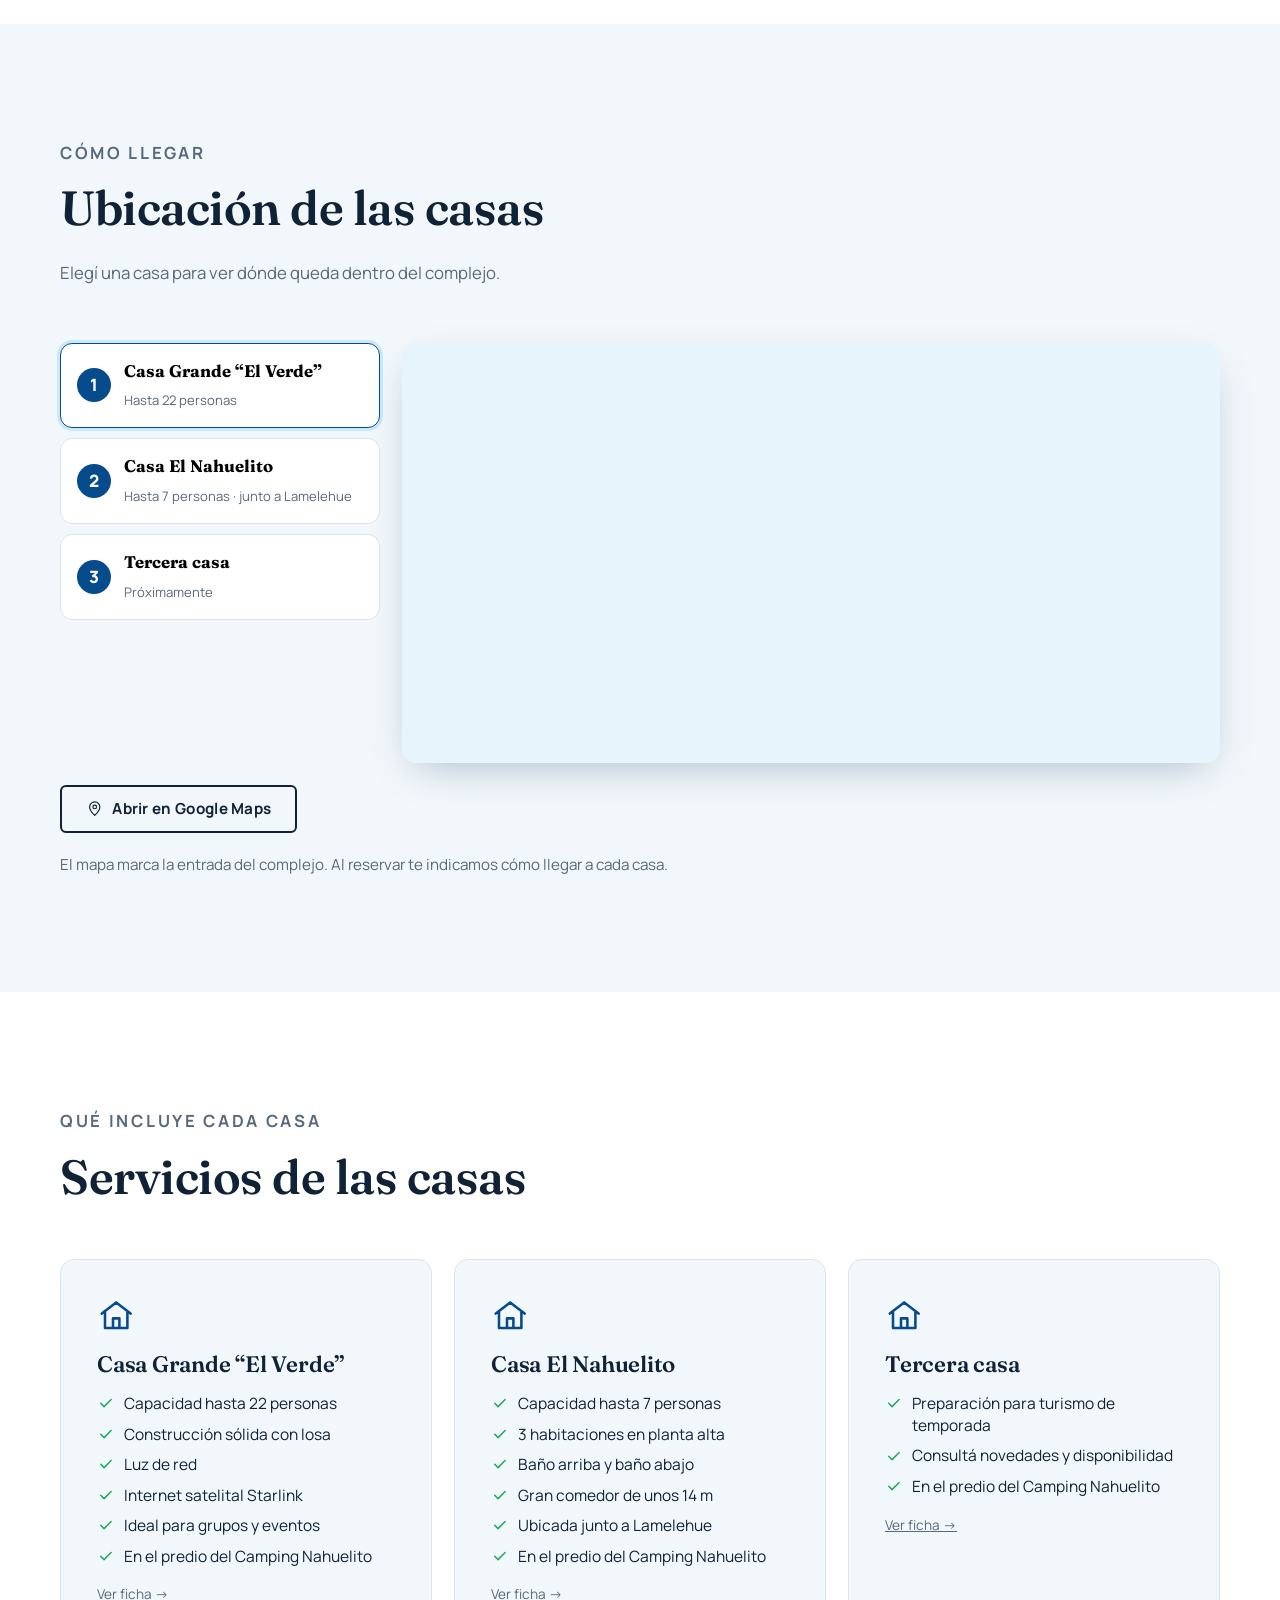
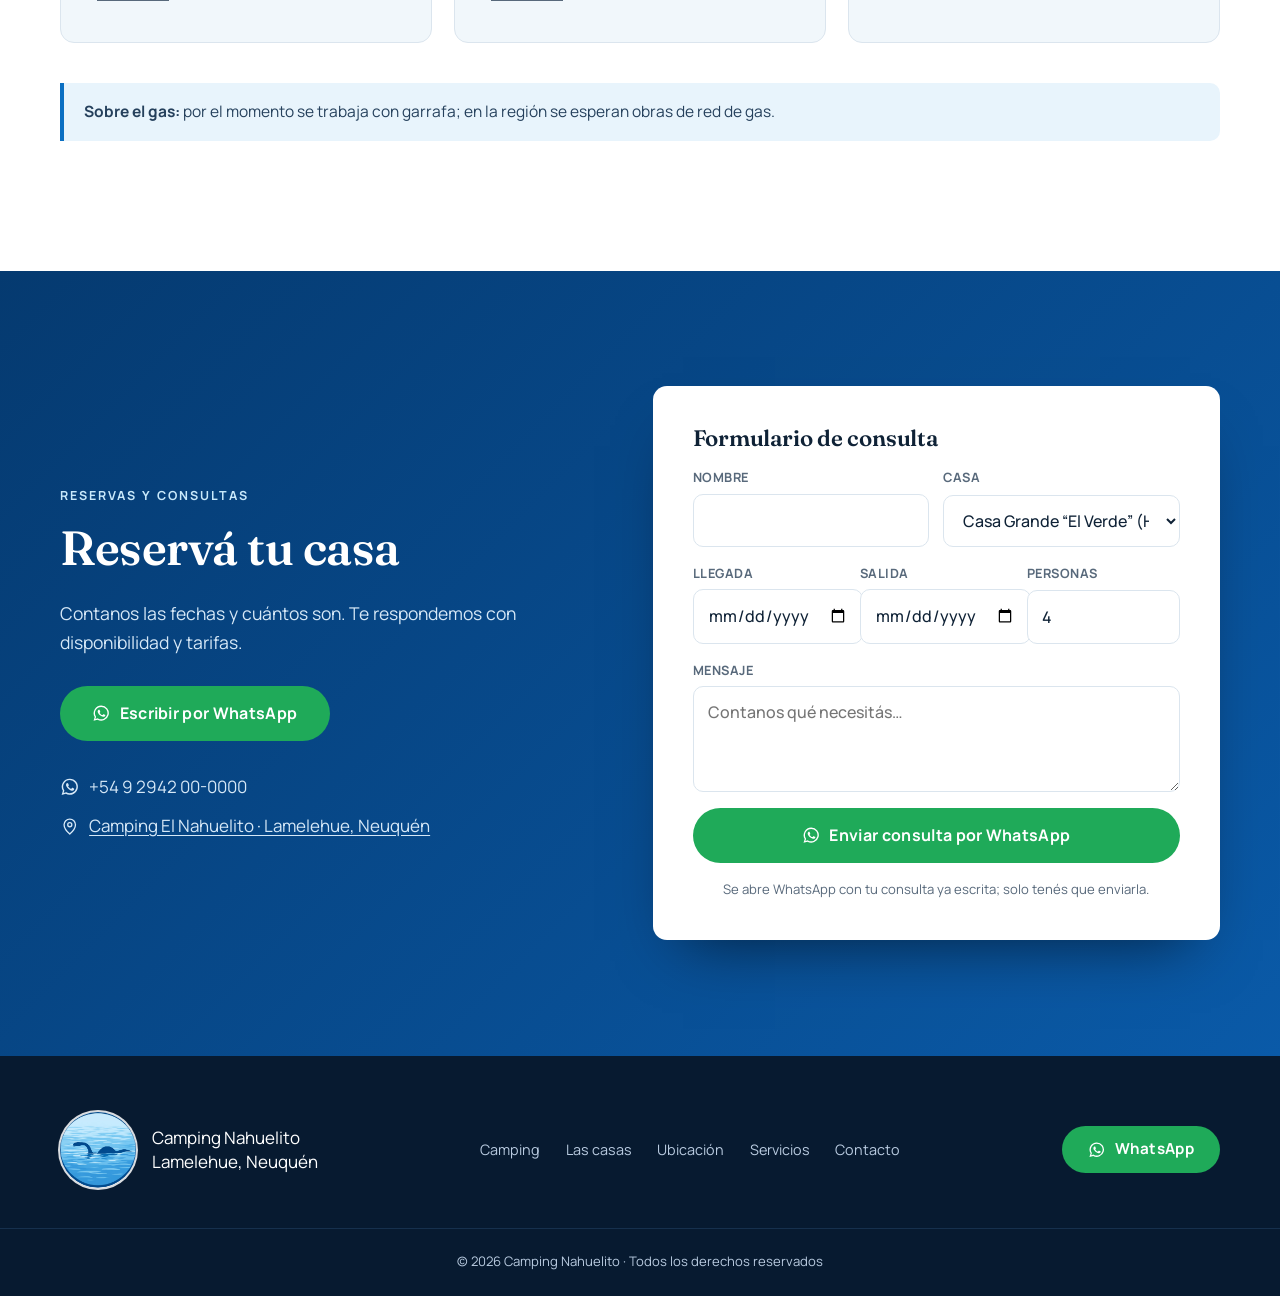
<file: casa.html>
<!DOCTYPE html>
<html lang="es">
<head>
  <meta charset="UTF-8">
  <meta name="viewport" content="width=device-width, initial-scale=1">
  <title>Casas en alquiler · Camping Nahuelito</title>
  <meta name="description" content="Alquiler de casas en Lamelehue, Neuquén: Casa Grande El Verde para hasta 22 personas y Casa El Nahuelito para hasta 7. Fichas, fotos, servicios y mapa.">
  <meta name="theme-color" content="#064b8c">
  <link rel="icon" type="image/jpeg" href="logo.jpeg">
  <link rel="preconnect" href="https://fonts.googleapis.com">
  <link rel="preconnect" href="https://fonts.gstatic.com" crossorigin>
  <link href="https://fonts.googleapis.com/css2?family=Fraunces:opsz,wght@9..144,500;9..144,600&family=Manrope:wght@400;500;600;700&display=swap" rel="stylesheet">
  <link rel="stylesheet" href="index.css">
</head>
<body data-page="casas">

<!-- Iconos (sprite SVG) -->
<svg width="0" height="0" style="position:absolute" aria-hidden="true">
  <defs>
    <symbol id="i-tent" viewBox="0 0 24 24"><path d="M3 20 12 4l9 16M12 4v16M8 20l4-7 4 7" fill="none" stroke="currentColor" stroke-width="1.6" stroke-linecap="round" stroke-linejoin="round"/></symbol>
    <symbol id="i-bed" viewBox="0 0 24 24"><path d="M3 18V6M3 14h18v4M21 14v-2a3 3 0 0 0-3-3h-7v5M7 11.5h.01" fill="none" stroke="currentColor" stroke-width="1.6" stroke-linecap="round" stroke-linejoin="round"/></symbol>
    <symbol id="i-home" viewBox="0 0 24 24"><path d="M3 11 12 4l9 7M5 10v10h14V10M10 20v-6h4v6" fill="none" stroke="currentColor" stroke-width="1.6" stroke-linecap="round" stroke-linejoin="round"/></symbol>
    <symbol id="i-fire" viewBox="0 0 24 24"><path d="M12 3c1 3.5 5 5.5 5 10a5 5 0 0 1-10 0c0-2 1-3 2-4 .3 1.2.9 2 2 2 0-3-.5-5 1-8Z" fill="none" stroke="currentColor" stroke-width="1.6" stroke-linejoin="round"/></symbol>
    <symbol id="i-users" viewBox="0 0 24 24"><path d="M16 20v-1.5a3.5 3.5 0 0 0-3.5-3.5h-5A3.5 3.5 0 0 0 4 18.500V20M10 11a3.500 3.500 0 1 0 0-7 3.500 3.500 0 0 0 0 7ZM20 20v-1.500a3.500 3.500 0 0 0-2.500-3.350M15.500 4.200a3.500 3.500 0 0 1 0 6.600" fill="none" stroke="currentColor" stroke-width="1.6" stroke-linecap="round" stroke-linejoin="round"/></symbol>
    <symbol id="i-bath" viewBox="0 0 24 24"><path d="M3 12h18v2a5 5 0 0 1-5 5H8a5 5 0 0 1-5-5v-2ZM6 12V6a2 2 0 0 1 3.500-1.300M7 19l-1 2M17 19l1 2" fill="none" stroke="currentColor" stroke-width="1.6" stroke-linecap="round" stroke-linejoin="round"/></symbol>
    <symbol id="i-sofa" viewBox="0 0 24 24"><path d="M5 11V8a3 3 0 0 1 3-3h8a3 3 0 0 1 3 3v3M3 13a2 2 0 0 1 4 0v2h10v-2a2 2 0 0 1 4 0v5H3v-5ZM6 18v2M18 18v2" fill="none" stroke="currentColor" stroke-width="1.6" stroke-linecap="round" stroke-linejoin="round"/></symbol>
    <symbol id="i-area" viewBox="0 0 24 24"><path d="M4 9V4h5M20 9V4h-5M4 15v5h5M20 15v5h-5" fill="none" stroke="currentColor" stroke-width="1.6" stroke-linecap="round" stroke-linejoin="round"/></symbol>
    <symbol id="i-pin" viewBox="0 0 24 24"><path d="M12 21s7-6.200 7-11.500A7 7 0 0 0 5 9.500C5 14.800 12 21 12 21Z" fill="none" stroke="currentColor" stroke-width="1.6" stroke-linejoin="round"/><circle cx="12" cy="9.500" r="2.500" fill="none" stroke="currentColor" stroke-width="1.6"/></symbol>
    <symbol id="i-check" viewBox="0 0 24 24"><path d="m5 12.500 4.500 4.500L19 7.500" fill="none" stroke="currentColor" stroke-width="2" stroke-linecap="round" stroke-linejoin="round"/></symbol>
    <symbol id="i-arrow" viewBox="0 0 24 24"><path d="M12 4v15m0 0-6-6m6 6 6-6" fill="none" stroke="currentColor" stroke-width="1.8" stroke-linecap="round" stroke-linejoin="round"/></symbol>
    <symbol id="i-left" viewBox="0 0 24 24"><path d="m15 5-7 7 7 7" fill="none" stroke="currentColor" stroke-width="2" stroke-linecap="round" stroke-linejoin="round"/></symbol>
    <symbol id="i-right" viewBox="0 0 24 24"><path d="m9 5 7 7-7 7" fill="none" stroke="currentColor" stroke-width="2" stroke-linecap="round" stroke-linejoin="round"/></symbol>
    <symbol id="i-close" viewBox="0 0 24 24"><path d="M6 6l12 12M18 6 6 18" fill="none" stroke="currentColor" stroke-width="2" stroke-linecap="round"/></symbol>
    <symbol id="i-wa" viewBox="0 0 24 24"><path fill="currentColor" d="M12.040 2a9.900 9.900 0 0 0-8.480 15L2 22l5.150-1.510A9.900 9.900 0 1 0 12.040 2Zm0 1.800a8.100 8.100 0 1 1-4.230 15l-.300-.180-3.050.890.920-2.970-.200-.310A8.100 8.100 0 0 1 12.040 3.800Zm-3.100 3.700c-.160 0-.430.060-.660.310s-.860.840-.860 2.050.880 2.380 1 2.540c.120.160 1.710 2.730 4.200 3.720 2.070.820 2.490.660 2.940.620.450-.040 1.450-.590 1.650-1.160.200-.570.200-1.060.140-1.160-.060-.100-.220-.160-.460-.280s-1.450-.720-1.680-.800c-.220-.080-.390-.120-.550.120-.160.240-.630.800-.770.960-.140.160-.280.180-.520.060-.240-.120-1.020-.380-1.950-1.200-.720-.640-1.200-1.440-1.340-1.680-.140-.240-.020-.370.100-.490.110-.110.240-.280.360-.420.120-.140.160-.240.240-.400.080-.160.040-.300-.020-.420-.060-.120-.540-1.330-.760-1.810-.200-.470-.400-.400-.550-.410h-.470Z"/></symbol>
    <symbol id="i-mail" viewBox="0 0 24 24"><path d="M3 6h18v12H3zM3 7l9 6.500L21 7" fill="none" stroke="currentColor" stroke-width="1.6" stroke-linejoin="round"/></symbol>
  </defs>
</svg>

<!-- ============ HEADER ============ -->
<header class="header header--solid" id="header">
  <div class="wrap header__in">
    <a href="index.html" class="brand" aria-label="Camping Nahuelito, ir al inicio">
      <span class="brand__logo"><img src="logo.jpeg" alt="" width="56" height="56"></span>
      <span class="brand__name">Nahuelito<small>Casas</small></span>
    </a>
    <nav class="nav" id="nav" aria-label="Principal">
      <a href="index.html">← Camping</a>
      <a href="#casas">Las casas</a>
      <a href="#mapa">Ubicación</a>
      <a href="#servicios">Servicios</a>
      <a href="#contacto">Contacto</a>
      <a href="#contacto" class="btn btn--sm btn--wa js-wa"><svg class="ic"><use href="#i-wa"/></svg> Reservar</a>
    </nav>
    <button class="burger" id="burger" aria-label="Abrir menú" aria-expanded="false" aria-controls="nav"><span></span><span></span><span></span></button>
  </div>
</header>

<main>
<!-- ============ PORTADA ============ -->
<section class="hero hero--short" id="inicio" aria-label="Portada">
  <div class="hero__slides">
    <div class="hero__slide is-active"><img src="img/27.jpg" alt="Casa con techo de chapa y camionetas en el camino" fetchpriority="high"></div>
  </div>
  <div class="hero__shade"></div>
  <div class="hero__content wrap">
    <p class="eyebrow eyebrow--light">Lamelehue · Neuquén</p>
    <h1>Alquiler de <em>casas</em></h1>
    <p class="hero__lead">Casas amplias y cómodas para grupos, familias y eventos, en el mismo predio de 10 hectáreas del Camping Nahuelito.</p>
    <div class="hero__cta">
      <a href="#casas" class="btn btn--light">Ver las casas</a>
      <a href="#contacto" class="btn btn--ghost">Consultar disponibilidad</a>
    </div>
  </div>
</section>

<!-- ============ LAS CASAS ============ -->
<section class="section houses" id="casas">
  <div class="wrap">
    <header class="sec-head reveal">
      <p class="eyebrow">Alquileres principales</p>
      <h2>Las 3 casas</h2>
      <p>Entrá a la ficha de cada una para ver fotos, capacidad, comodidades y ubicación.</p>
    </header>
    <div class="houses__grid" id="housesGrid"><!-- generado por casa.js --></div>
  </div>
</section>

<!-- ============ MAPA ============ -->
<section class="section section--tint" id="mapa">
  <div class="wrap">
    <header class="sec-head reveal">
      <p class="eyebrow">Cómo llegar</p>
      <h2>Ubicación de las casas</h2>
      <p>Elegí una casa para ver dónde queda dentro del complejo.</p>
    </header>
    <div class="map reveal">
      <ul class="map__list" id="mapList"><!-- generado por casa.js --></ul>
      <div class="map__frame">
        <iframe id="mapFrame" title="Mapa de ubicación" loading="lazy" referrerpolicy="no-referrer-when-downgrade" allowfullscreen></iframe>
      </div>
    </div>
    <p class="map__cta reveal"><a href="#" class="btn btn--outline js-maps"><svg class="ic"><use href="#i-pin"/></svg> Abrir en Google Maps</a></p>
    <p class="map__note">El mapa marca la entrada del complejo. Al reservar te indicamos cómo llegar a cada casa.</p>
  </div>
</section>

<!-- ============ SERVICIOS ============ -->
<section class="section" id="servicios">
  <div class="wrap">
    <header class="sec-head reveal">
      <p class="eyebrow">Qué incluye cada casa</p>
      <h2>Servicios de las casas</h2>
    </header>
    <div class="services" id="servicesGrid"><!-- generado por casa.js --></div>
    <p class="note reveal"><strong>Sobre el gas:</strong> por el momento se trabaja con garrafa; en la región se esperan obras de red de gas.</p>
  </div>
</section>

<!-- ============ CONTACTO ============ -->
<section class="section contact" id="contacto">
  <div class="wrap contact__grid">
    <div class="reveal">
      <p class="eyebrow eyebrow--light">Reservas y consultas</p>
      <h2>Reservá tu casa</h2>
      <p class="contact__lead">Contanos las fechas y cuántos son. Te respondemos con disponibilidad y tarifas.</p>
      <a href="#" class="btn btn--wa btn--lg js-wa"><svg class="ic"><use href="#i-wa"/></svg> Escribir por WhatsApp</a>
      <ul class="contact__list">
        <li><svg class="ic"><use href="#i-wa"/></svg> <span class="js-phone"></span></li>
        <li><svg class="ic"><use href="#i-pin"/></svg> <a href="#" class="js-maps">Camping El Nahuelito · Lamelehue, Neuquén</a></li>
      </ul>
    </div>

    <form class="form reveal" id="contactForm" novalidate>
      <h3>Formulario de consulta</h3>
      <div class="form__row">
        <label>Nombre<input type="text" name="nombre" autocomplete="name" required></label>
        <label>Casa
          <select name="alojamiento" id="selAloj"><!-- generado por casa.js --></select>
        </label>
      </div>
      <div class="form__row">
        <label>Llegada<input type="date" name="llegada"></label>
        <label>Salida<input type="date" name="salida"></label>
        <label>Personas<input type="number" name="personas" min="1" max="40" value="4"></label>
      </div>
      <label>Mensaje<textarea name="mensaje" rows="3" placeholder="Contanos qué necesitás…"></textarea></label>
      <button type="submit" class="btn btn--wa btn--lg"><svg class="ic"><use href="#i-wa"/></svg> Enviar consulta por WhatsApp</button>
      <p class="form__hint">Se abre WhatsApp con tu consulta ya escrita; solo tenés que enviarla.</p>
    </form>
  </div>
</section>
</main>

<!-- ============ FOOTER ============ -->
<footer class="footer">
  <div class="wrap footer__in">
    <div class="footer__brand">
      <span class="brand__logo brand__logo--lg"><img src="logo.jpeg" alt="Logo Camping Nahuelito" width="80" height="80" loading="lazy"></span>
      <p>Camping Nahuelito<br>Lamelehue, Neuquén</p>
    </div>
    <nav class="footer__nav" aria-label="Pie de página">
      <a href="index.html">Camping</a>
      <a href="#casas">Las casas</a>
      <a href="#mapa">Ubicación</a>
      <a href="#servicios">Servicios</a>
      <a href="#contacto">Contacto</a>
    </nav>
    <a href="#" class="btn btn--wa js-wa"><svg class="ic"><use href="#i-wa"/></svg> WhatsApp</a>
  </div>
  <p class="footer__copy">© <span id="year"></span> Camping Nahuelito · Todos los derechos reservados</p>
</footer>

<a href="#" class="fab js-wa" aria-label="Escribir por WhatsApp"><svg class="ic"><use href="#i-wa"/></svg></a>

<!-- ============ FICHA DE CASA (vista propia) ============ -->
<div class="detail" id="detail" role="dialog" aria-modal="true" aria-labelledby="dTitle" hidden>
  <div class="detail__bar">
    <button class="detail__back" id="dBack"><svg class="ic"><use href="#i-left"/></svg> Volver a las casas</button>
    <span class="detail__crumb">Camping Nahuelito · Casas</span>
  </div>
  <div class="detail__scroll">
    <div class="wrap detail__in">
      <div class="detail__gallery">
        <figure class="detail__main"><img id="dMain" alt=""></figure>
        <div class="detail__thumbs" id="dThumbs"></div>
      </div>
      <div class="detail__info">
        <p class="eyebrow" id="dTag"></p>
        <h2 id="dTitle"></h2>
        <p class="detail__desc" id="dDesc"></p>
        <ul class="facts" id="dFacts"></ul>
        <h3>Servicios y comodidades</h3>
        <ul class="ticks ticks--2" id="dServices"></ul>
        <a href="#contacto" class="btn btn--wa btn--lg" id="dCta"><svg class="ic"><use href="#i-wa"/></svg> Consultar esta casa</a>
      </div>
      <div class="detail__map">
        <h3>Ubicación</h3>
        <iframe id="dMap" title="Mapa de la casa" loading="lazy" referrerpolicy="no-referrer-when-downgrade" allowfullscreen></iframe>
        <p class="map__cta"><a href="#" class="btn btn--outline btn--sm js-maps"><svg class="ic"><use href="#i-pin"/></svg> Abrir en Google Maps</a></p>
      </div>
    </div>
  </div>
</div>

<script src="index.js"></script>
<script src="casa.js"></script>
</body>
</html>
</file>
<file: index.css>
/* ============================================================
   Camping Nahuelito — estilos compartidos (index.html + casa.html)
   Paleta tomada del logo: azul profundo + celestes de agua
   ============================================================ */
:root{
  --blue:#064b8c;
  --blue-2:#0b6fc2;
  --sky:#c9e9fb;
  --sky-2:#e8f4fc;
  --ink:#0f2236;
  --muted:#58697b;
  --line:#dbe5ee;
  --bg:#ffffff;
  --tint:#f1f7fb;
  --wa:#1faa59;
  --wa-d:#168a46;
  --radius:14px;
  --shadow:0 14px 40px -16px rgba(6,40,80,.35);
  --font-d:'Fraunces',Georgia,serif;
  --font-b:'Manrope',system-ui,-apple-system,'Segoe UI',sans-serif;
  --header-h:76px;
}
*,*::before,*::after{box-sizing:border-box}
html{scroll-behavior:smooth;scroll-padding-top:var(--header-h)}
body{margin:0;font-family:var(--font-b);color:var(--ink);background:var(--bg);line-height:1.65;font-size:17px;-webkit-font-smoothing:antialiased}
body.is-locked{overflow:hidden}
img{max-width:100%;display:block}
a{color:inherit}
h1,h2,h3{font-family:var(--font-d);font-weight:600;line-height:1.12;margin:0 0 .5em;letter-spacing:-.01em}
h2{font-size:clamp(2rem,4.4vw,3rem)}
h3{font-size:1.4rem}
p{margin:0 0 1em}
ul{margin:0;padding:0;list-style:none}
button{font:inherit;cursor:pointer}
.wrap{width:min(1160px,100% - 40px);margin-inline:auto}
.ic{width:1.15em;height:1.15em;flex:none;vertical-align:-.2em}
.ic--lg{width:2.4rem;height:2.4rem;color:var(--blue)}
:focus-visible{outline:3px solid var(--blue-2);outline-offset:3px}

/* ---------- secciones ---------- */
.section{padding:clamp(64px,9vw,120px) 0}
.section--tint{background:var(--tint)}
.section--dark{background:#0a1d33;color:#fff}
.sec-head{max-width:640px;margin:0 0 clamp(32px,5vw,56px)}
.sec-head p{color:var(--muted);font-size:1.05rem}
.sec-head--light p{color:#b9cbe0}
.eyebrow{display:block;font-size:.78rem;letter-spacing:.16em;text-transform:uppercase;font-weight:700;color:var(--blue-2);margin-bottom:.9rem}
.eyebrow--light{color:var(--sky)}
.lead{font-size:1.2rem;line-height:1.6}
.note{margin-top:2.5rem;padding:1rem 1.25rem;background:var(--sky-2);border-left:4px solid var(--blue-2);border-radius:0 10px 10px 0;color:#25405c;font-size:.97rem}

/* ---------- botones ---------- */
.btn{display:inline-flex;align-items:center;justify-content:center;gap:.55rem;padding:.8rem 1.5rem;border-radius:999px;border:2px solid transparent;font-weight:700;font-size:.95rem;letter-spacing:.02em;text-decoration:none;transition:transform .2s,background .2s,color .2s,border-color .2s,box-shadow .2s;line-height:1.2}
.btn:hover{transform:translateY(-2px)}
.btn--sm{padding:.55rem 1.1rem;font-size:.85rem}
.btn--lg{padding:1rem 1.9rem;font-size:1rem}
.btn--light{background:#fff;color:var(--blue)}
.btn--light:hover{background:var(--sky)}
.btn--ghost{border-color:rgba(255,255,255,.75);color:#fff}
.btn--ghost:hover{background:rgba(255,255,255,.16)}
.btn--outline{border-color:var(--ink);color:var(--ink);background:transparent;border-radius:6px}
.btn--outline:hover{background:var(--ink);color:#fff}
.btn--wa{background:var(--wa);color:#fff;border-radius:999px}
.btn--wa:hover{background:var(--wa-d);box-shadow:0 10px 24px -10px var(--wa)}

/* ---------- header ---------- */
.header{position:fixed;inset:0 0 auto 0;z-index:50;height:var(--header-h);color:#fff;transition:background .3s,box-shadow .3s,color .3s}
.header__in{height:100%;display:flex;align-items:center;justify-content:space-between;gap:1rem}
.header.is-scrolled,.header--solid{background:rgba(255,255,255,.96);backdrop-filter:blur(10px);color:var(--ink);box-shadow:0 1px 0 var(--line)}
.brand{display:flex;align-items:center;gap:.8rem;text-decoration:none}
.brand__logo{display:block;width:52px;height:52px;border-radius:50%;overflow:hidden;background:#fff;box-shadow:0 0 0 2px rgba(255,255,255,.85);flex:none}
.brand__logo img{width:100%;height:100%;object-fit:cover;transform:scale(1.14)}
.brand__logo--lg{width:76px;height:76px}
.brand__name{font-family:var(--font-d);font-weight:600;font-size:1.35rem;line-height:1;display:flex;flex-direction:column}
.brand__name small{font-family:var(--font-b);font-size:.62rem;letter-spacing:.22em;text-transform:uppercase;font-weight:700;opacity:.8;margin-top:.3rem}
.nav{display:flex;align-items:center;gap:1.6rem}
.nav a:not(.btn){text-decoration:none;font-size:.88rem;font-weight:600;letter-spacing:.03em;position:relative;padding:.3rem 0}
.nav a:not(.btn)::after{content:"";position:absolute;left:0;right:0;bottom:-2px;height:2px;background:currentColor;transform:scaleX(0);transform-origin:left;transition:transform .25s}
.nav a:not(.btn):hover::after{transform:scaleX(1)}
.burger{display:none;width:44px;height:44px;border:0;background:transparent;color:inherit;position:relative}
.burger span{position:absolute;left:10px;right:10px;height:2px;background:currentColor;border-radius:2px;transition:transform .25s,opacity .2s,top .25s}
.burger span:nth-child(1){top:14px}.burger span:nth-child(2){top:21px}.burger span:nth-child(3){top:28px}
.burger[aria-expanded="true"] span:nth-child(1){top:21px;transform:rotate(45deg)}
.burger[aria-expanded="true"] span:nth-child(2){opacity:0}
.burger[aria-expanded="true"] span:nth-child(3){top:21px;transform:rotate(-45deg)}

/* ---------- hero ---------- */
.hero{position:relative;min-height:100svh;display:flex;align-items:center;color:#fff;overflow:hidden;background:#0a1d33}
.hero--short{min-height:72svh}
.hero__slides,.hero__slide{position:absolute;inset:0}
.hero__slide{opacity:0;transition:opacity 1.4s ease}
.hero__slide.is-active{opacity:1}
.hero__slide img{width:100%;height:100%;object-fit:cover}
.hero__slide.is-active img{animation:kenburns 14s ease-out forwards}
@keyframes kenburns{from{transform:scale(1)}to{transform:scale(1.07)}}
.hero__shade{position:absolute;inset:0;background:linear-gradient(180deg,rgba(5,25,50,.55) 0%,rgba(5,25,50,.15) 38%,rgba(5,25,50,.7) 100%)}
.hero__content{position:relative;padding-top:var(--header-h);max-width:1160px}
.hero h1{font-size:clamp(3rem,9vw,6.4rem);margin:0 0 .25em;text-shadow:0 4px 30px rgba(0,0,0,.3)}
.hero h1 em{font-style:italic;font-weight:500;color:var(--sky)}
.hero__lead{max-width:540px;font-size:clamp(1.05rem,2vw,1.3rem);color:#eaf3fb;margin-bottom:2rem}
.hero__cta{display:flex;flex-wrap:wrap;gap:.8rem}
.hero__arrow{position:absolute;top:50%;translate:0 -50%;z-index:2;width:48px;height:48px;border-radius:50%;border:1.5px solid rgba(255,255,255,.7);background:rgba(255,255,255,.08);color:#fff;display:grid;place-items:center;transition:background .2s}
.hero__arrow:hover{background:rgba(255,255,255,.28)}
.hero__arrow--prev{left:20px}.hero__arrow--next{right:20px}
.hero__dots{position:absolute;bottom:26px;left:50%;translate:-50% 0;display:flex;gap:10px;z-index:2}
.hero__dots button{width:10px;height:10px;padding:0;border-radius:50%;border:0;background:rgba(255,255,255,.5);transition:background .2s,transform .2s}
.hero__dots button.is-active{background:#fff;transform:scale(1.3)}

/* ---------- intro ---------- */
.intro__grid{display:grid;grid-template-columns:.8fr 1.4fr;gap:clamp(32px,6vw,90px);align-items:start}
.intro__name{font-size:clamp(2rem,4vw,2.8rem);margin-bottom:1rem}
.place{display:flex;align-items:center;gap:.5rem;color:var(--muted);font-weight:600}
.stats{display:grid;grid-template-columns:repeat(4,1fr);gap:1rem;margin:2rem 0 2.2rem;padding:1.4rem 0;border-block:1px solid var(--line)}
.stats li{display:flex;flex-direction:column}
.stats b{font-family:var(--font-d);font-size:2.4rem;line-height:1;color:var(--blue)}
.stats span{font-size:.82rem;color:var(--muted);margin-top:.35rem;line-height:1.3}

/* ---------- camping (bloque con foto de fondo) ---------- */
.stay{position:relative;color:#fff;padding:clamp(70px,10vw,130px) 0;overflow:hidden;background:#0a1d33}
.stay__bg{position:absolute;inset:0}
.stay__bg img{width:100%;height:100%;object-fit:cover;opacity:.55}
.stay__bg::after{content:"";position:absolute;inset:0;background:linear-gradient(90deg,rgba(5,25,50,.8),rgba(5,25,50,.35))}
.stay__in{position:relative}
.stay__sub{max-width:560px;font-size:1.15rem;color:#e0edf8;margin-bottom:2.6rem}
.offer{position:relative;display:grid;grid-template-columns:1fr 1fr;background:#fff;color:var(--ink);border-radius:var(--radius);overflow:hidden;box-shadow:var(--shadow)}
.offer--wide{max-width:980px}
.offer__photos{display:grid;grid-template-columns:1fr 1fr;min-height:340px}
.offer__photos img{width:100%;height:100%;object-fit:cover}
.offer__badge{position:absolute;top:18px;left:18px;z-index:2;width:92px;height:92px;border-radius:50%;background:#fff;color:var(--blue);display:flex;flex-direction:column;align-items:center;justify-content:center;box-shadow:0 8px 24px -8px rgba(0,0,0,.45);text-align:center}
.offer__badge b{font-family:var(--font-d);font-size:2.2rem;line-height:1}
.offer__badge span{font-size:.62rem;letter-spacing:.14em;text-transform:uppercase;font-weight:800;margin-top:2px}
.offer__body{padding:clamp(24px,3vw,40px);display:flex;flex-direction:column;justify-content:center;align-items:flex-start}
.offer__body h3{display:flex;align-items:center;gap:.6rem;color:var(--blue)}
.offer__body h3 .ic{width:1.4em;height:1.4em}
.offer__body p{color:var(--muted)}
.ticks{display:grid;gap:.55rem;margin:0 0 1.5rem;width:100%}
.ticks li{display:flex;gap:.6rem;align-items:flex-start;font-size:.97rem;line-height:1.4}
.ticks .ic{color:var(--wa);margin-top:.08em}
.ticks--2{grid-template-columns:1fr 1fr;gap:.55rem 1.2rem}

/* ---------- split (dormis) ---------- */
.split{display:grid;grid-template-columns:1.05fr 1fr;gap:clamp(30px,6vw,84px);align-items:center}
.split__media{display:grid;grid-template-columns:1fr 1fr;gap:14px}
.split__media img{width:100%;height:100%;object-fit:cover;border-radius:var(--radius);aspect-ratio:3/4}
.split__media img:nth-child(2){margin-top:44px}
.split__text .lead{color:var(--muted)}
.split__text .ticks{margin:1.5rem 0 2rem}

/* ---------- leyenda del Nahuelito ---------- */
.legend{position:relative;color:#fff;overflow:hidden;padding:clamp(72px,10vw,130px) 0;background:radial-gradient(120% 90% at 20% 30%,#0b4f93 0%,#06305c 55%,#04223f 100%)}
.legend::before,.legend::after{content:"";position:absolute;left:-10%;right:-10%;height:90px;border-radius:50%;border-top:2px solid rgba(201,233,251,.14);pointer-events:none}
.legend::before{bottom:90px}
.legend::after{bottom:48px;border-color:rgba(201,233,251,.09)}
.legend__in{position:relative;display:grid;grid-template-columns:.8fr 1.3fr;gap:clamp(30px,6vw,90px);align-items:center}
.legend__logo{position:relative;justify-self:center;width:min(100%,340px);aspect-ratio:1}
.legend__disc{position:absolute;inset:8%;border-radius:50%;overflow:hidden;background:#fff;box-shadow:0 30px 70px -20px rgba(0,0,0,.6),0 0 0 6px rgba(255,255,255,.18);animation:bob 6s ease-in-out infinite}
.legend__disc img{width:100%;height:100%;object-fit:cover;transform:scale(1.14)}
.legend__ring{position:absolute;inset:0;border-radius:50%;border:2px solid rgba(201,233,251,.35);animation:ripple 4.5s ease-out infinite}
.legend__ring::after{content:"";position:absolute;inset:0;border-radius:50%;border:2px solid rgba(201,233,251,.35);animation:ripple 4.5s ease-out 2.25s infinite}
@keyframes ripple{from{transform:scale(.9);opacity:.9}to{transform:scale(1.3);opacity:0}}
@keyframes bob{50%{transform:translateY(-8px)}}
.legend__text{max-width:640px}
.legend__lead{font-size:1.2rem;color:#fff}
.legend__text p{color:#d3e6f6}
.legend__text .legend__lead strong{color:var(--sky)}
.legend__facts{display:flex;flex-wrap:wrap;gap:10px;margin:1.6rem 0 1.2rem}
.legend__facts li{border:1px solid rgba(201,233,251,.4);background:rgba(255,255,255,.07);color:#fff;font-size:.82rem;font-weight:700;padding:.45rem .9rem;border-radius:999px}
.legend__note{font-size:.85rem;color:#9fc0de!important;margin:0}

/* ---------- lago ---------- */
.lake{position:relative;color:#fff;padding:clamp(80px,12vw,160px) 0;overflow:hidden;background:#0a3a68}
.lake__bg{position:absolute;inset:0}
.lake__bg img{width:100%;height:100%;object-fit:cover}
.lake__bg::after{content:"";position:absolute;inset:0;background:linear-gradient(180deg,rgba(4,35,70,.55),rgba(4,35,70,.8))}
.lake__in{position:relative;text-align:center;max-width:760px}
.lake__lead{font-size:1.2rem;color:#e6f2fb}
.lake__thumbs{display:flex;justify-content:center;gap:14px;margin-top:2.4rem;flex-wrap:wrap}
.thumb{padding:0;border:3px solid rgba(255,255,255,.85);border-radius:12px;overflow:hidden;background:none;width:170px;height:120px;transition:transform .25s}
.thumb:hover{transform:translateY(-4px) rotate(-1deg)}
.thumb img{width:100%;height:100%;object-fit:cover}

/* ---------- experiencias (tarjetas sobre fotos) ---------- */
.exp{display:grid;grid-template-columns:repeat(12,1fr);align-items:center;margin-bottom:clamp(28px,5vw,64px)}
.exp img{grid-column:1/9;grid-row:1;width:100%;height:clamp(260px,34vw,420px);object-fit:cover;border-radius:var(--radius)}
.exp__card{grid-column:8/13;grid-row:1;background:#fff;padding:clamp(22px,3vw,36px);border-radius:var(--radius);box-shadow:var(--shadow);position:relative;align-self:end;margin-bottom:-24px}
.exp__card p{color:var(--muted);margin:0}
.exp--rev img{grid-column:5/13}
.exp--rev .exp__card{grid-column:1/6;align-self:start;margin:-24px 0 0}

/* ---------- galería ---------- */
.gallery{columns:4 220px;column-gap:14px}
.gallery button{display:block;width:100%;padding:0;margin:0 0 14px;border:0;background:#13304f;border-radius:10px;overflow:hidden;break-inside:avoid;position:relative}
.gallery img{width:100%;height:auto;transition:transform .5s,filter .3s}
.gallery button:hover img{transform:scale(1.05);filter:brightness(1.08)}

/* ---------- servicios ---------- */
.services{display:grid;grid-template-columns:repeat(auto-fit,minmax(260px,1fr));gap:22px}
.services--2{grid-template-columns:repeat(2,1fr)}
.service{background:var(--tint);border-radius:var(--radius);padding:clamp(24px,3vw,36px);border:1px solid var(--line)}
.service h3{margin:.8rem 0 1rem}
.service .ticks{margin:0}
.service small{display:block;margin-top:1rem;color:var(--muted);font-size:.85rem}

/* ---------- banner hacia casas ---------- */
.banner{position:relative;color:#fff;overflow:hidden;background:#0a1d33}
.banner__bg{position:absolute;inset:0}
.banner__bg img{width:100%;height:100%;object-fit:cover;opacity:.5}
.banner__bg::after{content:"";position:absolute;inset:0;background:linear-gradient(90deg,rgba(5,25,50,.85),rgba(5,25,50,.4))}
.banner__in{position:relative;padding:clamp(60px,8vw,100px) 0;display:flex;align-items:center;justify-content:space-between;gap:2rem;flex-wrap:wrap}
.banner h2{margin-bottom:.3em}
.banner p{max-width:480px;margin:0;color:#dbe9f6}

/* ---------- mapa ---------- */
.map{display:grid;grid-template-columns:320px 1fr;gap:22px;align-items:stretch}
.map__list{display:flex;flex-direction:column;gap:10px}
.map__list button{width:100%;text-align:left;display:flex;gap:.8rem;align-items:center;padding:14px 16px;border-radius:12px;background:#fff;border:1.5px solid var(--line);transition:border-color .2s,box-shadow .2s}
.map__list button:hover{border-color:var(--blue-2)}
.map__list button.is-active{border-color:var(--blue);box-shadow:0 0 0 3px var(--sky)}
.map__list .num{width:34px;height:34px;border-radius:50%;background:var(--blue);color:#fff;display:grid;place-items:center;font-weight:800;flex:none}
.map__list b{display:block;font-family:var(--font-d);font-size:1.05rem}
.map__list small{color:var(--muted);font-size:.82rem}
.map__frame,.map-single{border-radius:var(--radius);overflow:hidden;min-height:420px;background:var(--sky-2);box-shadow:var(--shadow)}
.map__frame iframe,.map-single iframe,.detail__map iframe{width:100%;height:100%;min-height:420px;border:0;display:block}
.map__note{margin:1.2rem 0 0;color:var(--muted);font-size:.95rem}
.map__cta{margin:1.4rem 0 0}
.contact__list a{text-decoration:underline;text-underline-offset:3px}

/* ---------- casas: tarjetas ---------- */
.houses__grid{display:grid;grid-template-columns:repeat(auto-fit,minmax(300px,1fr));gap:26px}
.house{background:#fff;border-radius:var(--radius);overflow:hidden;box-shadow:var(--shadow);display:flex;flex-direction:column;border:1px solid var(--line);transition:transform .3s}
.house:hover{transform:translateY(-6px)}
.house__img{position:relative;aspect-ratio:4/3;overflow:hidden;background:var(--sky-2)}
.house__img img{width:100%;height:100%;object-fit:cover;transition:transform .6s}
.house:hover .house__img img{transform:scale(1.06)}
.house__tag{position:absolute;top:14px;left:14px;background:#fff;color:var(--blue);font-size:.72rem;font-weight:800;letter-spacing:.1em;text-transform:uppercase;padding:.4rem .8rem;border-radius:999px}
.house__body{padding:24px;display:flex;flex-direction:column;flex:1}
.house__body h3{margin-bottom:.5rem}
.house__body p{color:var(--muted);font-size:.97rem}
.chips{display:flex;flex-wrap:wrap;gap:8px;margin:0 0 1.3rem}
.chips li{display:flex;align-items:center;gap:.4rem;background:var(--sky-2);color:var(--blue);font-weight:700;font-size:.8rem;padding:.35rem .75rem;border-radius:999px}
.house__body .btn{margin-top:auto;align-self:flex-start}

/* ---------- contacto ---------- */
.contact{background:linear-gradient(135deg,#053a70,#0a5aa8);color:#fff}
.contact__grid{display:grid;grid-template-columns:1fr 1.1fr;gap:clamp(30px,6vw,80px);align-items:center}
.contact__lead{color:#d6e8f7;font-size:1.1rem;margin-bottom:1.8rem}
.contact__list{margin-top:2rem;display:grid;gap:.7rem;color:#d6e8f7}
.contact__list li{display:flex;gap:.6rem;align-items:center}
.form{background:#fff;color:var(--ink);border-radius:var(--radius);padding:clamp(24px,3.4vw,40px);box-shadow:0 30px 60px -30px rgba(0,0,0,.6);display:grid;gap:16px}
.form h3{margin:0}
.form__row{display:grid;grid-template-columns:repeat(auto-fit,minmax(130px,1fr));gap:14px}
.form label{display:grid;gap:.35rem;font-size:.8rem;font-weight:700;letter-spacing:.04em;text-transform:uppercase;color:var(--muted)}
.form input,.form select,.form textarea{font:inherit;font-size:1rem;text-transform:none;letter-spacing:0;font-weight:500;color:var(--ink);padding:.75rem .9rem;border:1.5px solid var(--line);border-radius:10px;background:#fff;width:100%}
.form input:focus,.form select:focus,.form textarea:focus{outline:none;border-color:var(--blue-2);box-shadow:0 0 0 3px var(--sky)}
.form input.is-bad{border-color:#d33}
.form textarea{resize:vertical}
.form__hint{margin:0;font-size:.82rem;color:var(--muted);text-align:center}

/* ---------- footer ---------- */
.footer{background:#071a30;color:#b9cbe0;padding:56px 0 24px}
.footer__in{display:flex;align-items:center;justify-content:space-between;gap:28px;flex-wrap:wrap}
.footer__brand{display:flex;align-items:center;gap:1rem}
.footer__brand p{margin:0;line-height:1.4;color:#fff}
.footer__nav{display:flex;flex-wrap:wrap;gap:.6rem 1.6rem}
.footer__nav a{text-decoration:none;font-size:.9rem}
.footer__nav a:hover{color:#fff}
.footer__copy{text-align:center;margin:40px 0 0;padding-top:22px;border-top:1px solid #16304d;font-size:.82rem}

/* ---------- WhatsApp flotante ---------- */
.fab{position:fixed;right:18px;bottom:18px;z-index:40;width:58px;height:58px;border-radius:50%;background:var(--wa);color:#fff;display:grid;place-items:center;box-shadow:0 12px 30px -8px rgba(0,0,0,.5);transition:transform .2s}
.fab:hover{transform:scale(1.08)}
.fab .ic{width:30px;height:30px}

/* ---------- ficha de casa (vista propia) ---------- */
.detail{position:fixed;inset:0;z-index:100;background:#fff;display:flex;flex-direction:column}
.detail[hidden]{display:none}
.detail__bar{flex:none;display:flex;align-items:center;justify-content:space-between;gap:1rem;padding:12px 20px;border-bottom:1px solid var(--line);background:#fff}
.detail__back{display:inline-flex;align-items:center;gap:.4rem;border:0;background:var(--sky-2);color:var(--blue);padding:.6rem 1.1rem;border-radius:999px;font-weight:700;font-size:.9rem}
.detail__back:hover{background:var(--sky)}
.detail__crumb{font-size:.82rem;color:var(--muted);font-weight:600}
.detail__scroll{flex:1;overflow-y:auto;overscroll-behavior:contain}
.detail__in{display:grid;grid-template-columns:1.15fr 1fr;gap:clamp(24px,4vw,56px);padding:clamp(24px,4vw,48px) 0 64px;align-items:start}
.detail__main{margin:0;border-radius:var(--radius);overflow:hidden;background:var(--sky-2);aspect-ratio:4/3}
.detail__main img{width:100%;height:100%;object-fit:cover}
.detail__thumbs{display:flex;gap:10px;margin-top:12px;overflow-x:auto;padding-bottom:4px}
.detail__thumbs button{flex:none;width:92px;height:68px;padding:0;border:2px solid transparent;border-radius:8px;overflow:hidden;opacity:.65;background:none;transition:opacity .2s,border-color .2s}
.detail__thumbs button.is-active,.detail__thumbs button:hover{opacity:1;border-color:var(--blue)}
.detail__thumbs img{width:100%;height:100%;object-fit:cover}
.detail__info h2{font-size:clamp(1.9rem,3.6vw,2.7rem)}
.detail__desc{color:var(--muted);font-size:1.05rem}
.facts{display:grid;grid-template-columns:repeat(auto-fit,minmax(130px,1fr));gap:12px;margin:1.6rem 0 2rem}
.facts li{background:var(--tint);border:1px solid var(--line);border-radius:12px;padding:14px;display:flex;flex-direction:column;gap:.15rem}
.facts .ic{color:var(--blue);width:1.5rem;height:1.5rem;margin-bottom:.3rem}
.facts b{font-family:var(--font-d);font-size:1.35rem;line-height:1.1}
.facts span{font-size:.78rem;color:var(--muted);line-height:1.3}
.detail__info h3{margin:0 0 1rem}
.detail__info .ticks{margin-bottom:2rem}
.detail__map{grid-column:1/-1}
.detail__map h3{margin-bottom:1rem}
.detail__map iframe{border-radius:var(--radius);height:420px}

/* ---------- lightbox ---------- */
.lb{position:fixed;inset:0;z-index:200;background:rgba(3,14,28,.94);display:flex;align-items:center;justify-content:center;padding:24px}
.lb[hidden]{display:none}
.lb__fig{margin:0;max-width:min(1100px,100%);text-align:center}
.lb__fig img{max-height:80vh;width:auto;margin-inline:auto;border-radius:8px}
.lb__fig figcaption{color:#9fb6cf;font-size:.85rem;margin-top:.8rem}
.lb__btn{position:absolute;width:48px;height:48px;border-radius:50%;border:1.5px solid rgba(255,255,255,.55);background:rgba(255,255,255,.08);color:#fff;display:grid;place-items:center}
.lb__btn:hover{background:rgba(255,255,255,.24)}
.lb__close{top:18px;right:18px}.lb__prev{left:18px;top:50%;translate:0 -50%}.lb__next{right:18px;top:50%;translate:0 -50%}

/* ---------- animación de entrada ---------- */
.js .reveal{opacity:0;transform:translateY(28px);transition:opacity .8s ease,transform .8s ease}
.js .reveal.is-in{opacity:1;transform:none}

/* ============ responsive ============ */
@media (max-width:980px){
  .intro__grid,.split,.contact__grid,.map,.detail__in,.legend__in{grid-template-columns:1fr}
  .legend__logo{width:min(70%,260px)}
  .offer{grid-template-columns:1fr}
  .offer__photos{min-height:260px}
  .map__list{flex-direction:row;overflow-x:auto;padding-bottom:6px}
  .map__list button{min-width:230px}
  .map__frame,.map-single{min-height:340px}
  .exp{display:block;position:relative}
  .exp img{height:260px}
  .exp__card,.exp--rev .exp__card{margin:-40px 16px 0;position:relative}
  .services--2{grid-template-columns:1fr}
}
@media (max-width:860px){
  .burger{display:block}
  .nav{position:fixed;inset:var(--header-h) 0 auto 0;background:#fff;color:var(--ink);flex-direction:column;align-items:stretch;gap:0;padding:8px 20px 22px;box-shadow:0 24px 40px -20px rgba(0,0,0,.3);transform:translateY(-12px);opacity:0;pointer-events:none;transition:opacity .25s,transform .25s}
  .nav.is-open{opacity:1;transform:none;pointer-events:auto}
  .nav a:not(.btn){padding:.95rem 0;border-bottom:1px solid var(--line);font-size:1rem}
  .nav a:not(.btn)::after{display:none}
  .nav .btn{margin-top:14px}
  .header.is-menu{background:#fff;color:var(--ink)}
}
@media (max-width:600px){
  body{font-size:16px}
  .stats{grid-template-columns:repeat(2,1fr);row-gap:1.4rem}
  .ticks--2{grid-template-columns:1fr}
  .hero__arrow{display:none}
  .split__media img:nth-child(2){margin-top:24px}
  .thumb{width:46%;height:110px}
  .detail__crumb{display:none}
  .lb__prev{left:6px}.lb__next{right:6px}
  .gallery{columns:2 140px;column-gap:10px}
  .gallery button{margin-bottom:10px}
}
@media (prefers-reduced-motion:reduce){
  html{scroll-behavior:auto}
  .hero__slide.is-active img{animation:none}
  .legend__disc,.legend__ring,.legend__ring::after{animation:none}
  .js .reveal{opacity:1;transform:none;transition:none}
  *{transition-duration:.01ms!important}
}
</file>
